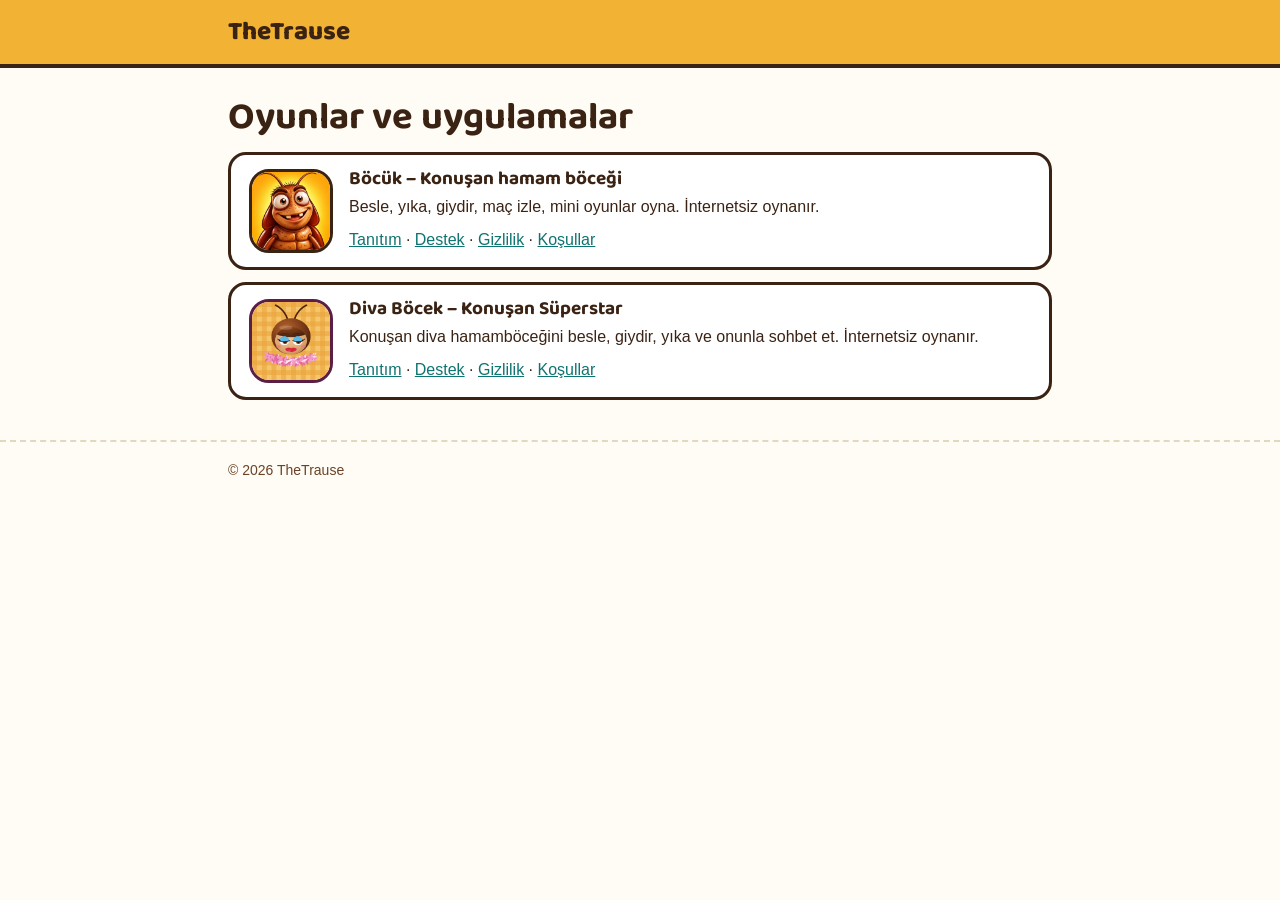
<file: index.html>
<!doctype html>
<html lang="tr">
<head>
<meta charset="utf-8">
<meta name="viewport" content="width=device-width, initial-scale=1">
<title>TheTrause – Oyunlar ve uygulamalar</title>
<link rel="icon" href="favicon.png">
<link rel="apple-touch-icon" href="apple-touch-icon.png">
<link rel="stylesheet" href="bocuk/style.css">
</head>
<body>
<header class="top"><div class="wrap"><a class="brand" href="./">TheTrause</a></div></header>
<main class="wrap">
  <h1>Oyunlar ve uygulamalar</h1>
  <div class="card" style="display:flex;gap:16px;align-items:center">
    <img src="bocuk/img/icon.png" alt="" width="84" height="84" style="border-radius:20px;border:3px solid #3B2314">
    <div>
      <h3 style="margin:0">Böcük – Konuşan hamam böceği</h3>
      <p style="margin:4px 0 8px">Besle, yıka, giydir, maç izle, mini oyunlar oyna. İnternetsiz oynanır.</p>
      <a href="bocuk/">Tanıtım</a> · <a href="bocuk/destek.html">Destek</a> · <a href="bocuk/privacy.html">Gizlilik</a> · <a href="bocuk/terms.html">Koşullar</a>
    </div>
  </div>
  <div class="card" style="display:flex;gap:16px;align-items:center">
    <img src="diva/img/icon.png" alt="" width="84" height="84" style="border-radius:20px;border:3px solid #5B1E45">
    <div>
      <h3 style="margin:0">Diva Böcek – Konuşan Süperstar</h3>
      <p style="margin:4px 0 8px">Konuşan diva hamamböceğini besle, giydir, yıka ve onunla sohbet et. İnternetsiz oynanır.</p>
      <a href="diva/">Tanıtım</a> · <a href="diva/destek.html">Destek</a> · <a href="diva/privacy.html">Gizlilik</a> · <a href="diva/terms.html">Koşullar</a>
    </div>
  </div>
</main>
<footer><div class="wrap">© 2026 TheTrause</div></footer>
</body>
</html>
</file>
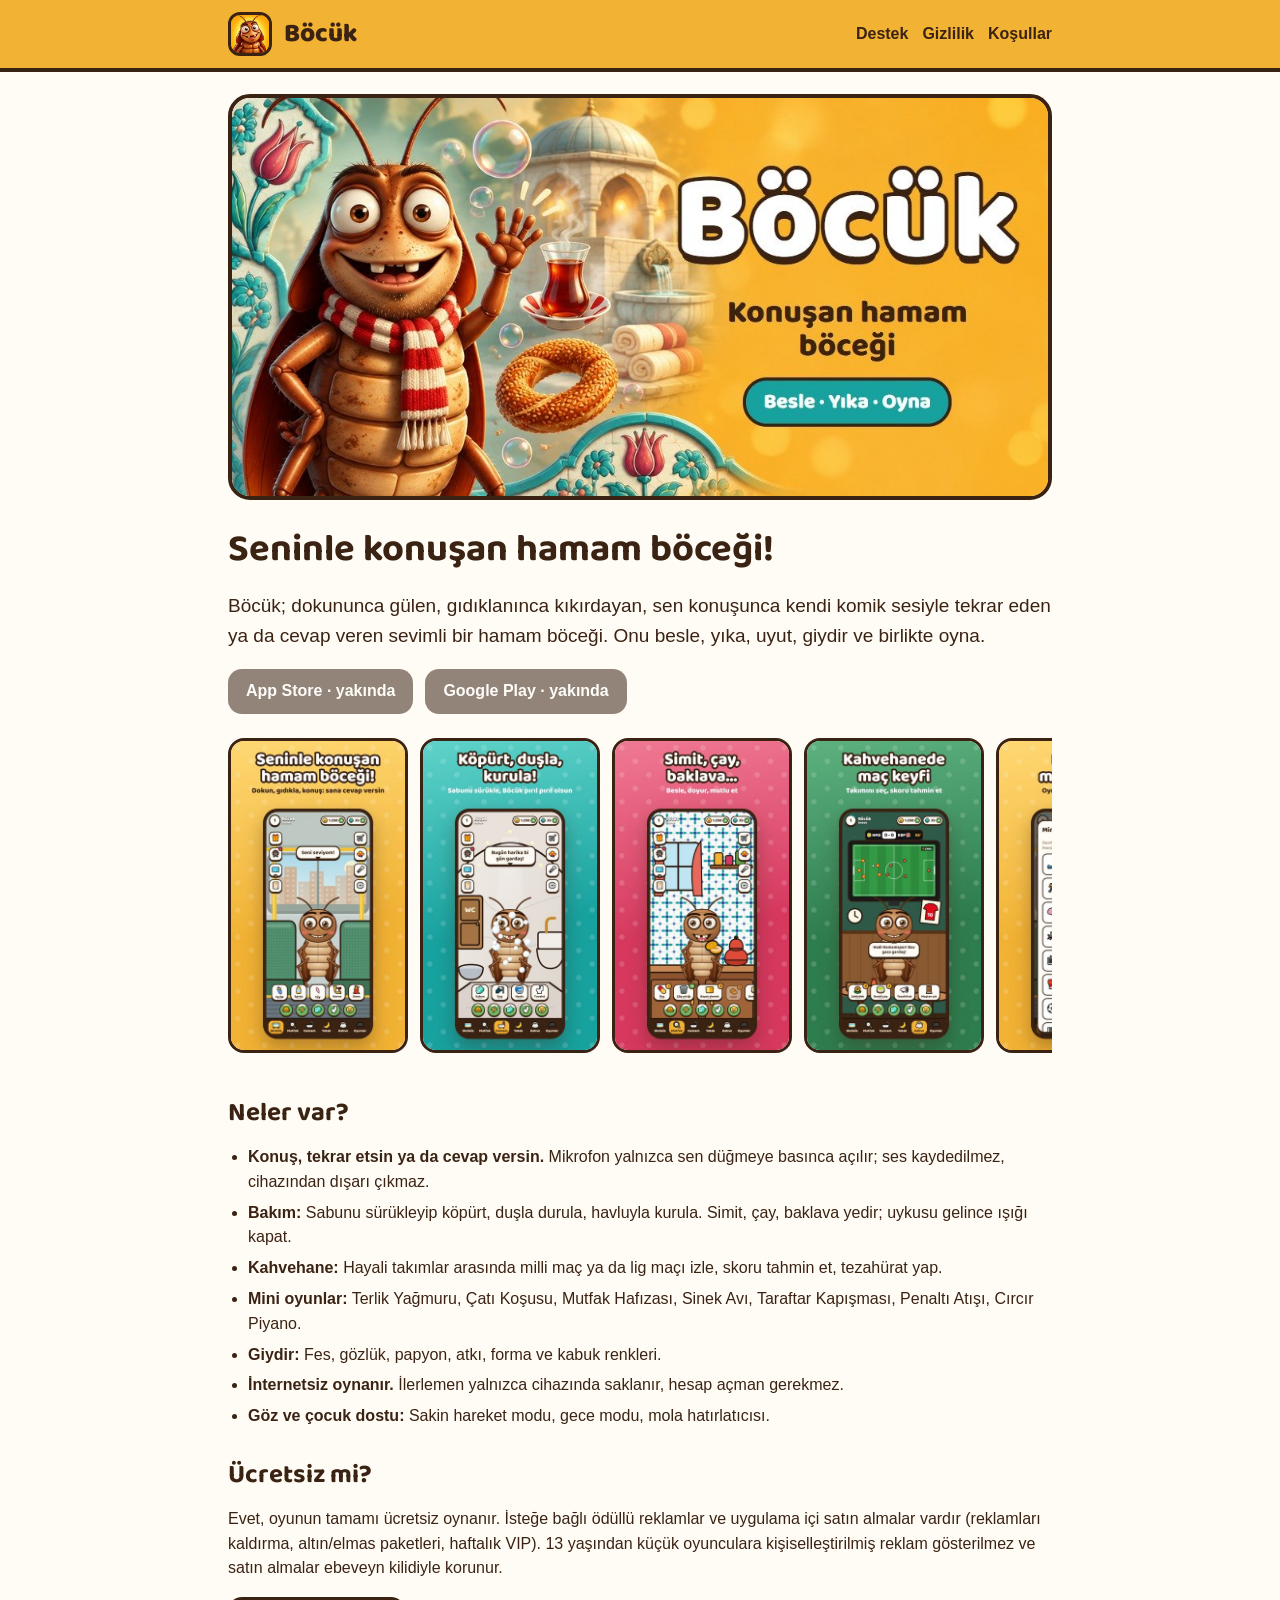
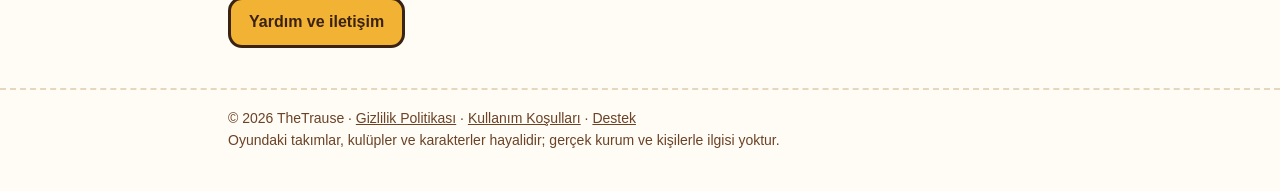
<file: bocuk/index.html>
<!doctype html>
<html lang="tr">
<head>
<meta charset="utf-8">
<meta name="viewport" content="width=device-width, initial-scale=1">
<title>Böcük – Konuşan hamam böceği</title>
<meta name="description" content="Böcük: dokununca gülen, konuşunca cevap veren sevimli hamam böceği. Besle, yıka, giydir, maç izle, mini oyunlar oyna. İnternetsiz oynanır.">
<meta property="og:title" content="Böcük – Konuşan hamam böceği">
<meta property="og:description" content="Besle, yıka, giydir, maç izle, mini oyunlar oyna. İnternetsiz oynanır.">
<meta property="og:image" content="https://thetrause.github.io/bocuk/img/feature.jpg">
<link rel="icon" href="../favicon.png">
<link rel="apple-touch-icon" href="../apple-touch-icon.png">
<link rel="stylesheet" href="style.css">
</head>
<body>
<header class="top"><div class="wrap">
  <img src="img/icon.png" alt="" width="44" height="44">
  <a class="brand" href="./">Böcük</a>
  <nav><a href="destek.html">Destek</a><a href="privacy.html">Gizlilik</a><a href="terms.html">Koşullar</a></nav>
</div></header>

<main class="wrap">
  <div class="hero"><img src="img/feature.jpg" alt="Böcük, elinde çay ve simitle el sallayan sevimli hamam böceği" width="1024" height="500"></div>

  <h1>Seninle konuşan hamam böceği!</h1>
  <p class="lead">Böcük; dokununca gülen, gıdıklanınca kıkırdayan, sen konuşunca kendi komik sesiyle tekrar eden ya da cevap veren sevimli bir hamam böceği. Onu besle, yıka, uyut, giydir ve birlikte oyna.</p>

  <div class="badges">
    <span class="badge soon">App Store · yakında</span>
    <span class="badge soon">Google Play · yakında</span>
  </div>

  <div class="shots" aria-label="Oyundan ekran görüntüleri">
    <img src="img/1-konusma.jpg" alt="Böcük otobüste konuşuyor" loading="lazy">
    <img src="img/2-hamam.jpg" alt="Hamamda sabunla köpürtme" loading="lazy">
    <img src="img/3-mutfak.jpg" alt="Mutfakta simit yedirme" loading="lazy">
    <img src="img/4-mac.jpg" alt="Kahvehanede maç izleme" loading="lazy">
    <img src="img/5-oyunlar.jpg" alt="Mini oyunlar listesi" loading="lazy">
    <img src="img/6-giydir.jpg" alt="Fes, gözlük ve papyonla giyinmiş Böcük" loading="lazy">
    <img src="img/7-uyku.jpg" alt="Böcük yatak odasında uyuyor" loading="lazy">
  </div>

  <h2>Neler var?</h2>
  <ul class="feat">
    <li><b>Konuş, tekrar etsin ya da cevap versin.</b> Mikrofon yalnızca sen düğmeye basınca açılır; ses kaydedilmez, cihazından dışarı çıkmaz.</li>
    <li><b>Bakım:</b> Sabunu sürükleyip köpürt, duşla durula, havluyla kurula. Simit, çay, baklava yedir; uykusu gelince ışığı kapat.</li>
    <li><b>Kahvehane:</b> Hayali takımlar arasında milli maç ya da lig maçı izle, skoru tahmin et, tezahürat yap.</li>
    <li><b>Mini oyunlar:</b> Terlik Yağmuru, Çatı Koşusu, Mutfak Hafızası, Sinek Avı, Taraftar Kapışması, Penaltı Atışı, Cırcır Piyano.</li>
    <li><b>Giydir:</b> Fes, gözlük, papyon, atkı, forma ve kabuk renkleri.</li>
    <li><b>İnternetsiz oynanır.</b> İlerlemen yalnızca cihazında saklanır, hesap açman gerekmez.</li>
    <li><b>Göz ve çocuk dostu:</b> Sakin hareket modu, gece modu, mola hatırlatıcısı.</li>
  </ul>

  <h2>Ücretsiz mi?</h2>
  <p>Evet, oyunun tamamı ücretsiz oynanır. İsteğe bağlı ödüllü reklamlar ve uygulama içi satın almalar vardır (reklamları kaldırma, altın/elmas paketleri, haftalık VIP). 13 yaşından küçük oyunculara kişiselleştirilmiş reklam gösterilmez ve satın almalar ebeveyn kilidiyle korunur.</p>

  <p><a class="btn" href="destek.html">Yardım ve iletişim</a></p>
</main>

<footer><div class="wrap">
  © 2026 TheTrause · <a href="privacy.html">Gizlilik Politikası</a> · <a href="terms.html">Kullanım Koşulları</a> · <a href="destek.html">Destek</a><br>
  Oyundaki takımlar, kulüpler ve karakterler hayalidir; gerçek kurum ve kişilerle ilgisi yoktur.
</div></footer>
</body>
</html>
</file>
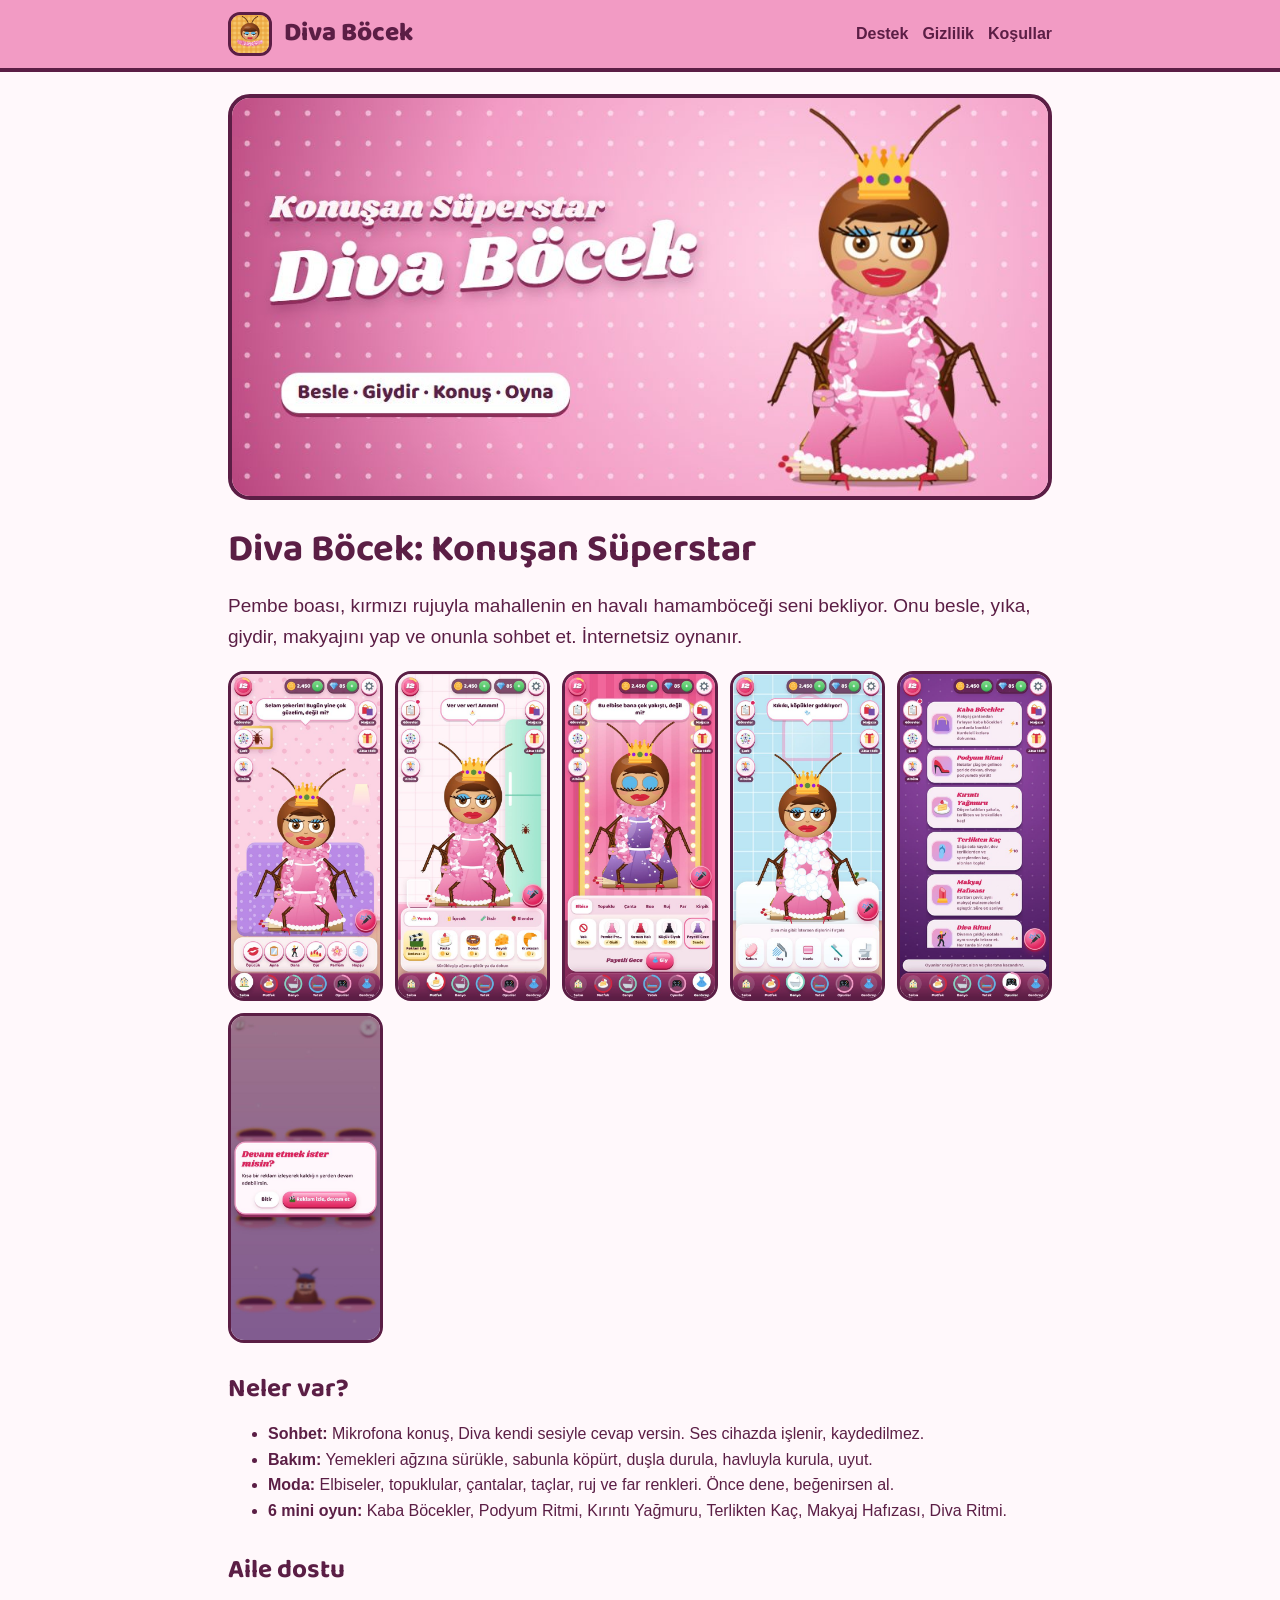
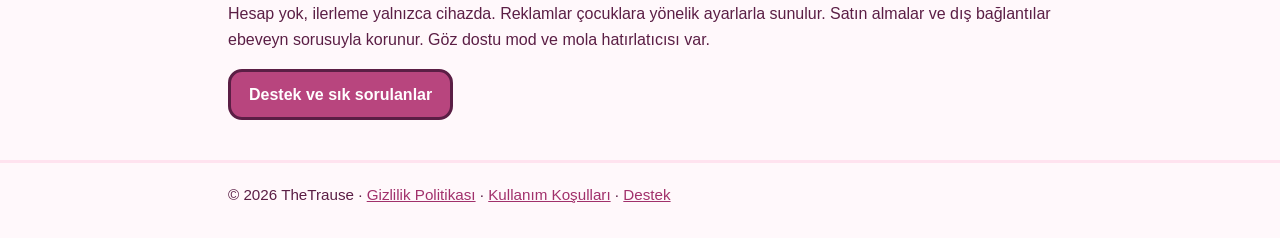
<file: diva/index.html>
<!doctype html>
<html lang="tr">
<head>
<meta charset="utf-8">
<meta name="viewport" content="width=device-width, initial-scale=1">
<title>Diva Böcek: Konuşan Süperstar</title>
<link rel="icon" href="img/icon.png">
<link rel="stylesheet" href="style.css">
</head>
<body>
<header class="top"><div class="wrap">
  <img src="img/icon.png" alt="" width="44" height="44">
  <a class="brand" href="./">Diva Böcek</a>
  <nav><a href="destek.html">Destek</a><a href="privacy.html">Gizlilik</a><a href="terms.html">Koşullar</a></nav>
</div></header>
<main class="wrap">

  <div class="hero"><img src="img/feature.jpg" alt="Diva Böcek: pembe boalı, kırmızı rujlu konuşan diva hamamböceği" width="1024" height="500"></div>
  <h1>Diva Böcek: Konuşan Süperstar</h1>
  <p class="lead">Pembe boası, kırmızı rujuyla mahallenin en havalı hamamböceği seni bekliyor. Onu besle, yıka, giydir, makyajını yap ve onunla sohbet et. İnternetsiz oynanır.</p>
  <div class="shots">
    <img src="img/1-salon.jpg" alt="Oyun ekranı 1" width="520" height="1130" loading="lazy">
    <img src="img/2-mutfak.jpg" alt="Oyun ekranı 2" width="520" height="1130" loading="lazy">
    <img src="img/3-gardirop.jpg" alt="Oyun ekranı 3" width="520" height="1130" loading="lazy">
    <img src="img/4-banyo.jpg" alt="Oyun ekranı 4" width="520" height="1130" loading="lazy">
    <img src="img/5-oyunlar.jpg" alt="Oyun ekranı 5" width="520" height="1130" loading="lazy">
    <img src="img/6-oyun.jpg" alt="Oyun ekranı 6" width="520" height="1130" loading="lazy">
  </div>
  <h2>Neler var?</h2>
  <ul>
    <li><b>Sohbet:</b> Mikrofona konuş, Diva kendi sesiyle cevap versin. Ses cihazda işlenir, kaydedilmez.</li>
    <li><b>Bakım:</b> Yemekleri ağzına sürükle, sabunla köpürt, duşla durula, havluyla kurula, uyut.</li>
    <li><b>Moda:</b> Elbiseler, topuklular, çantalar, taçlar, ruj ve far renkleri. Önce dene, beğenirsen al.</li>
    <li><b>6 mini oyun:</b> Kaba Böcekler, Podyum Ritmi, Kırıntı Yağmuru, Terlikten Kaç, Makyaj Hafızası, Diva Ritmi.</li>
  </ul>
  <h2>Aile dostu</h2>
  <p>Hesap yok, ilerleme yalnızca cihazda. Reklamlar çocuklara yönelik ayarlarla sunulur. Satın almalar ve dış bağlantılar ebeveyn sorusuyla korunur. Göz dostu mod ve mola hatırlatıcısı var.</p>
  <p><a class="btn" href="destek.html">Destek ve sık sorulanlar</a></p>

</main>
<footer><div class="wrap">© 2026 TheTrause · <a href="privacy.html">Gizlilik Politikası</a> · <a href="terms.html">Kullanım Koşulları</a> · <a href="destek.html">Destek</a></div></footer>
</body>
</html>
</file>
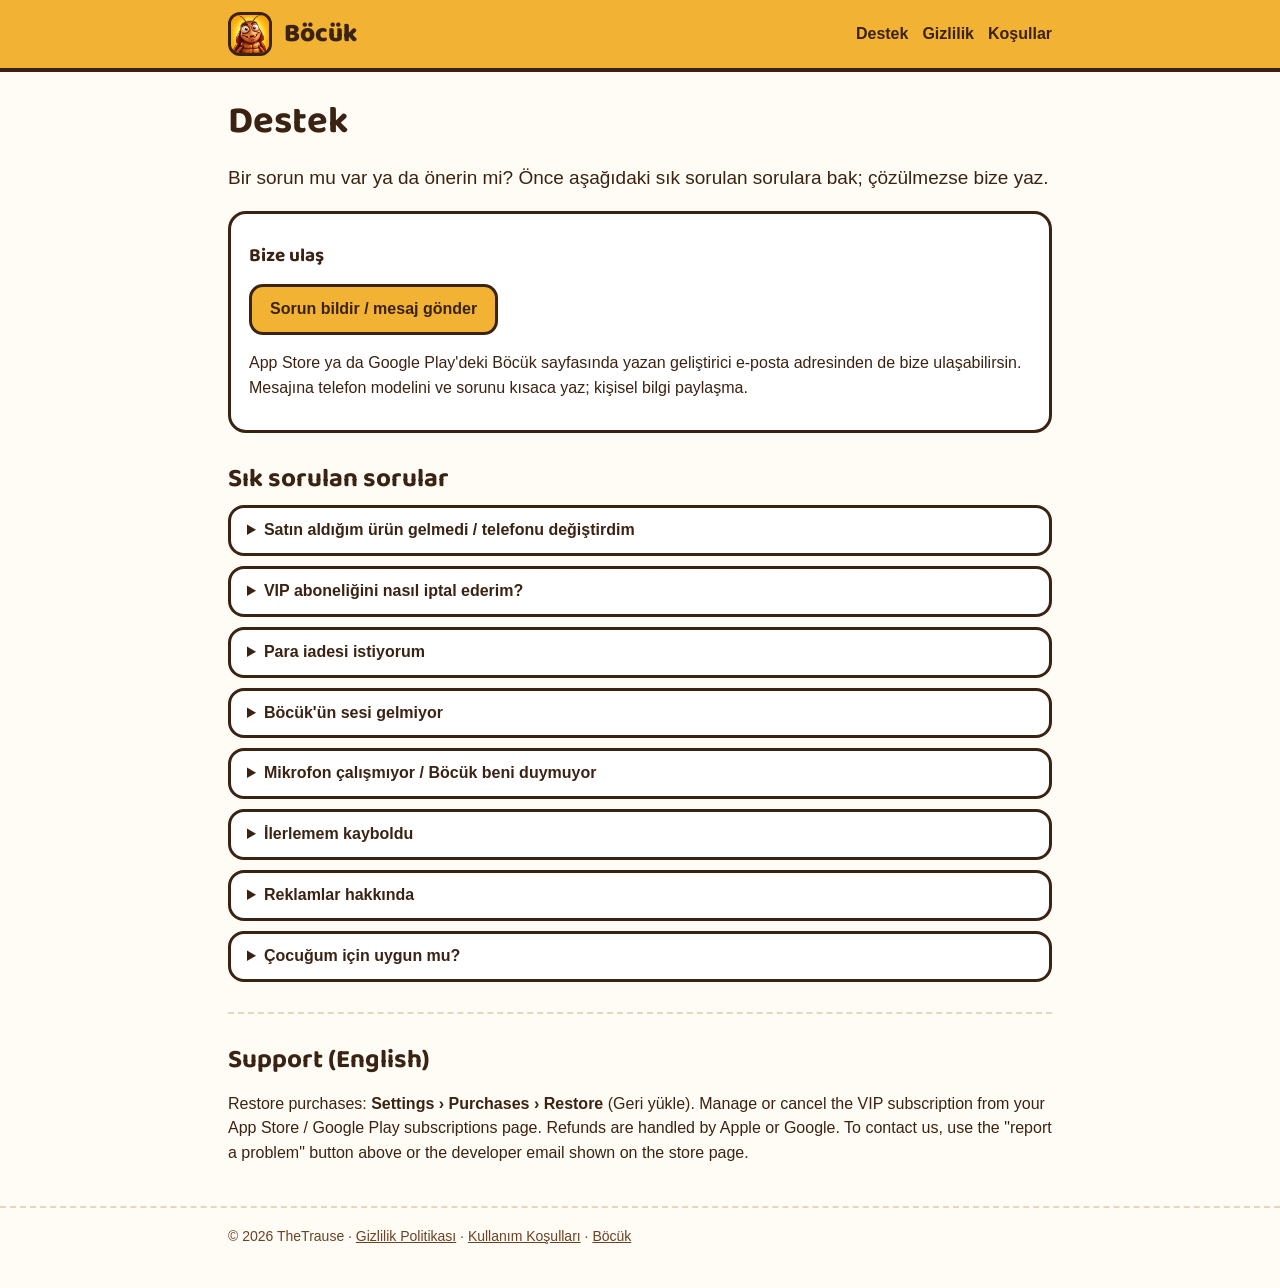
<file: bocuk/destek.html>
<!doctype html>
<html lang="tr">
<head>
<meta charset="utf-8">
<meta name="viewport" content="width=device-width, initial-scale=1">
<title>Böcük – Destek / Support</title>
<link rel="icon" href="../favicon.png">
<link rel="stylesheet" href="style.css">
</head>
<body>
<header class="top"><div class="wrap">
  <img src="img/icon.png" alt="" width="44" height="44">
  <a class="brand" href="./">Böcük</a>
  <nav><a href="destek.html">Destek</a><a href="privacy.html">Gizlilik</a><a href="terms.html">Koşullar</a></nav>
</div></header>

<main class="wrap">
  <h1>Destek</h1>
  <p class="lead">Bir sorun mu var ya da önerin mi? Önce aşağıdaki sık sorulan sorulara bak; çözülmezse bize yaz.</p>

  <div class="card">
    <h3>Bize ulaş</h3>
    <p><a class="btn" href="https://github.com/TheTrause/TheTrause.github.io/issues/new?title=B%C3%B6c%C3%BCk%3A%20" rel="noopener">Sorun bildir / mesaj gönder</a></p>
    <p>App Store ya da Google Play'deki Böcük sayfasında yazan geliştirici e-posta adresinden de bize ulaşabilirsin. Mesajına telefon modelini ve sorunu kısaca yaz; kişisel bilgi paylaşma.</p>
  </div>

  <h2>Sık sorulan sorular</h2>

  <details><summary>Satın aldığım ürün gelmedi / telefonu değiştirdim</summary>
    <p>Oyunda <b>Ayarlar › Satın alımlar › Geri yükle</b>'ye dokun. "Reklamları kaldır" ve VIP gibi kalıcı satın alımlar, mağaza hesabından geri gelir. Altın ve elmas paketleri tüketilebilir ürünlerdir; ödeme alındıysa ama oyuna eklenmediyse uygulamayı kapatıp açman yeterli olur, oyun bekleyen satın alımı açılışta teslim eder.</p></details>

  <details><summary>VIP aboneliğini nasıl iptal ederim?</summary>
    <p><b>iPhone:</b> Ayarlar › [adın] › Abonelikler › Böcük. <b>Android:</b> Google Play › profil › Ödemeler ve abonelikler › Abonelikler › Böcük. Oyunda <b>Ayarlar › VIP abonelik › Yönet</b> de seni doğrudan bu sayfaya götürür. İptal edersen dönem sonuna kadar VIP devam eder.</p></details>

  <details><summary>Para iadesi istiyorum</summary>
    <p>Ödemeler Apple ya da Google tarafından alınır ve iadeleri de onlar yapar. iPhone için reportaproblem.apple.com, Android için Google Play › Sipariş geçmişi üzerinden iade isteyebilirsin.</p></details>

  <details><summary>Böcük'ün sesi gelmiyor</summary>
    <p>Telefonun ses seviyesini aç. iPhone'da yan taraftaki sessiz düğmesi açıksa oyun sesi duyulmaz. Oyunda <b>Ayarlar › Sesler</b> ve <b>Böcük konuşsun</b> açık olmalı.</p></details>

  <details><summary>Mikrofon çalışmıyor / Böcük beni duymuyor</summary>
    <p>Mikrofon düğmesine dokununca telefon izin ister; izin vermediysen telefon ayarlarından Böcük için mikrofon iznini aç. Ses yalnızca cihazında işlenir, kaydedilmez ve hiçbir yere gönderilmez. Sessiz ortamda daha iyi duyar; <b>Ayarlar › Mikrofon hassasiyeti</b> ile ayarlayabilirsin.</p></details>

  <details><summary>İlerlemem kayboldu</summary>
    <p>İlerleme yalnızca cihazında tutulur (hesap yok). Uygulamayı silmek ilerlemeyi de siler. Satın alımlarını <b>Geri yükle</b> ile geri alabilirsin.</p></details>

  <details><summary>Reklamlar hakkında</summary>
    <p>Ödüllü reklamlar her zaman isteğe bağlıdır. Geçiş reklamları yalnızca bazı mini oyunların arasında ve sınırlı sıklıkta çıkar; 13 yaşından küçük oyunculara hiç gösterilmez. "Reklamları kaldır" satın alımı geçiş reklamlarını kapatır. Avrupa'da reklam izin tercihini <b>Ayarlar › Reklam gizlilik seçenekleri</b>'nden değiştirebilirsin.</p></details>

  <details><summary>Çocuğum için uygun mu?</summary>
    <p>Oyunun başında yaş grubu sorulur. 13 yaş altında kişiselleştirilmiş reklam ve geçiş reklamı yoktur, satın almalar ebeveyn kilidiyle korunur. Sakin hareket, gece modu ve mola hatırlatıcısı Ayarlar'dadır.</p></details>

  <hr style="border:0;border-top:2px dashed #E4D6BF;margin:30px 0">
  <h2>Support (English)</h2>
  <p>Restore purchases: <b>Settings › Purchases › Restore</b> (Geri yükle). Manage or cancel the VIP subscription from your App Store / Google Play subscriptions page. Refunds are handled by Apple or Google. To contact us, use the "report a problem" button above or the developer email shown on the store page.</p>
</main>

<footer><div class="wrap">
  © 2026 TheTrause · <a href="privacy.html">Gizlilik Politikası</a> · <a href="terms.html">Kullanım Koşulları</a> · <a href="./">Böcük</a>
</div></footer>
</body>
</html>
</file>
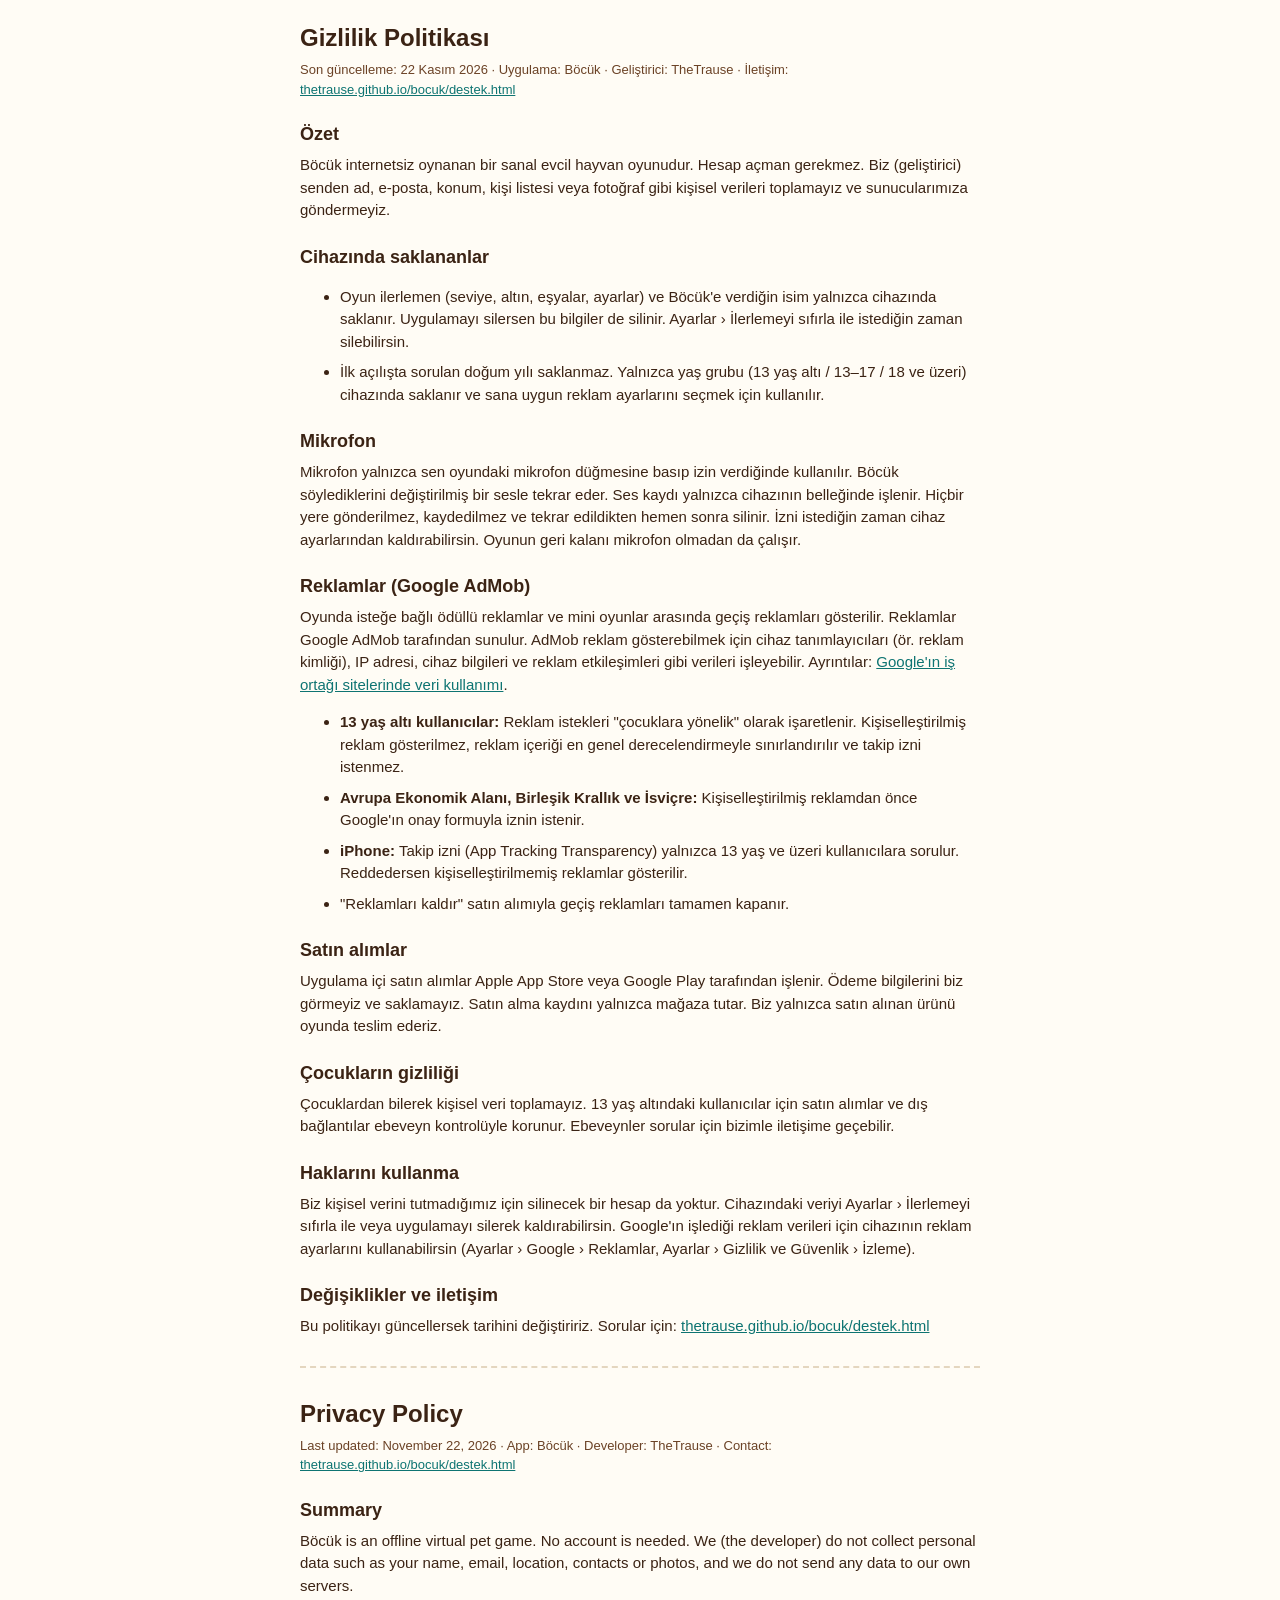
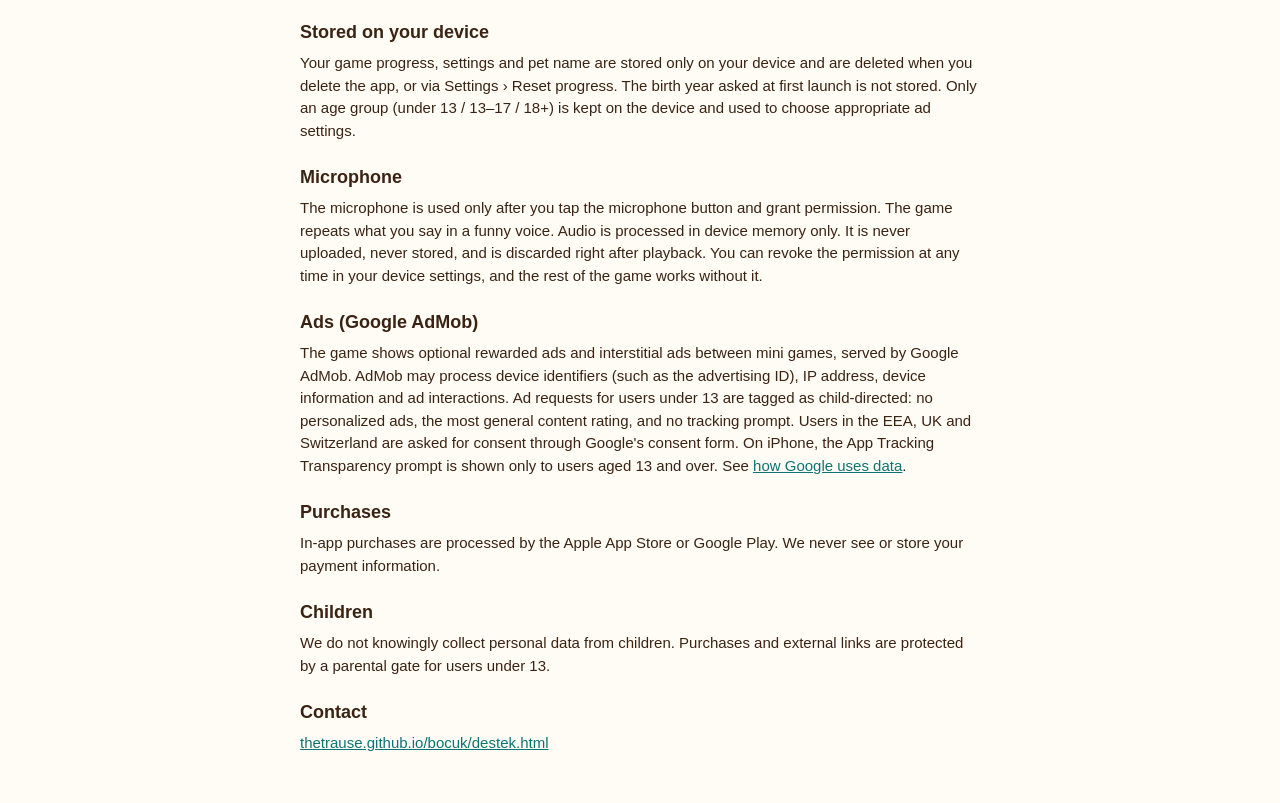
<file: bocuk/privacy.html>
<!doctype html>
<html lang="tr">
<head>
<meta charset="utf-8">
<meta name="viewport" content="width=device-width, initial-scale=1">
<title>Böcük – Gizlilik Politikası / Privacy Policy</title>
<style>
  :root { color-scheme: light; }
  body { font-family: -apple-system, "Segoe UI", Roboto, sans-serif; color: #3B2314; background: #FFFCF5; margin: 0; padding: 20px 18px 40px; line-height: 1.5; font-size: 15px; }
  main { max-width: 680px; margin: 0 auto; }
  h1 { font-size: 24px; margin: 0 0 4px; }
  h2 { font-size: 18px; margin: 22px 0 6px; }
  p, li { margin: 0 0 8px; }
  .meta { color: #6B4226; font-size: 13px; }
  hr { border: 0; border-top: 2px dashed #E4D6BF; margin: 28px 0; }
  a { color: #0E7472; }
</style>
</head>
<body>
<main>
  <h1>Gizlilik Politikası</h1>
  <p class="meta">Son güncelleme: 22 Kasım 2026 · Uygulama: Böcük · Geliştirici: <span data-dev>TheTrause</span> · İletişim: <span data-mail><a href="https://thetrause.github.io/bocuk/destek.html">thetrause.github.io/bocuk/destek.html</a></span></p>

  <h2>Özet</h2>
  <p>Böcük internetsiz oynanan bir sanal evcil hayvan oyunudur. Hesap açman gerekmez. Biz (geliştirici) senden ad, e-posta, konum, kişi listesi veya fotoğraf gibi kişisel verileri toplamayız ve sunucularımıza göndermeyiz.</p>

  <h2>Cihazında saklananlar</h2>
  <ul>
    <li>Oyun ilerlemen (seviye, altın, eşyalar, ayarlar) ve Böcük'e verdiğin isim yalnızca cihazında saklanır. Uygulamayı silersen bu bilgiler de silinir. Ayarlar › İlerlemeyi sıfırla ile istediğin zaman silebilirsin.</li>
    <li>İlk açılışta sorulan doğum yılı saklanmaz. Yalnızca yaş grubu (13 yaş altı / 13–17 / 18 ve üzeri) cihazında saklanır ve sana uygun reklam ayarlarını seçmek için kullanılır.</li>
  </ul>

  <h2>Mikrofon</h2>
  <p>Mikrofon yalnızca sen oyundaki mikrofon düğmesine basıp izin verdiğinde kullanılır. Böcük söylediklerini değiştirilmiş bir sesle tekrar eder. Ses kaydı yalnızca cihazının belleğinde işlenir. Hiçbir yere gönderilmez, kaydedilmez ve tekrar edildikten hemen sonra silinir. İzni istediğin zaman cihaz ayarlarından kaldırabilirsin. Oyunun geri kalanı mikrofon olmadan da çalışır.</p>

  <h2>Reklamlar (Google AdMob)</h2>
  <p>Oyunda isteğe bağlı ödüllü reklamlar ve mini oyunlar arasında geçiş reklamları gösterilir. Reklamlar Google AdMob tarafından sunulur. AdMob reklam gösterebilmek için cihaz tanımlayıcıları (ör. reklam kimliği), IP adresi, cihaz bilgileri ve reklam etkileşimleri gibi verileri işleyebilir. Ayrıntılar: <a href="https://policies.google.com/technologies/partner-sites" target="_blank" rel="noopener">Google'ın iş ortağı sitelerinde veri kullanımı</a>.</p>
  <ul>
    <li><b>13 yaş altı kullanıcılar:</b> Reklam istekleri "çocuklara yönelik" olarak işaretlenir. Kişiselleştirilmiş reklam gösterilmez, reklam içeriği en genel derecelendirmeyle sınırlandırılır ve takip izni istenmez.</li>
    <li><b>Avrupa Ekonomik Alanı, Birleşik Krallık ve İsviçre:</b> Kişiselleştirilmiş reklamdan önce Google'ın onay formuyla iznin istenir.</li>
    <li data-os="ios"><b>iPhone:</b> Takip izni (App Tracking Transparency) yalnızca 13 yaş ve üzeri kullanıcılara sorulur. Reddedersen kişiselleştirilmemiş reklamlar gösterilir.</li>
    <li>"Reklamları kaldır" satın alımıyla geçiş reklamları tamamen kapanır.</li>
  </ul>

  <h2>Satın alımlar</h2>
  <p>Uygulama içi satın alımlar <span data-os="ios">Apple App Store</span><span data-os="web"> veya </span><span data-os="android">Google Play</span> tarafından işlenir. Ödeme bilgilerini biz görmeyiz ve saklamayız. Satın alma kaydını yalnızca mağaza tutar. Biz yalnızca satın alınan ürünü oyunda teslim ederiz.</p>

  <h2>Çocukların gizliliği</h2>
  <p>Çocuklardan bilerek kişisel veri toplamayız. 13 yaş altındaki kullanıcılar için satın alımlar ve dış bağlantılar ebeveyn kontrolüyle korunur. Ebeveynler sorular için bizimle iletişime geçebilir.</p>

  <h2>Haklarını kullanma</h2>
  <p>Biz kişisel verini tutmadığımız için silinecek bir hesap da yoktur. Cihazındaki veriyi Ayarlar › İlerlemeyi sıfırla ile veya uygulamayı silerek kaldırabilirsin. Google'ın işlediği reklam verileri için cihazının reklam ayarlarını kullanabilirsin (<span data-os="android">Ayarlar › Google › Reklamlar</span><span data-os="web">, </span><span data-os="ios">Ayarlar › Gizlilik ve Güvenlik › İzleme</span>).</p>

  <h2>Değişiklikler ve iletişim</h2>
  <p>Bu politikayı güncellersek tarihini değiştiririz. Sorular için: <span data-mail><a href="https://thetrause.github.io/bocuk/destek.html">thetrause.github.io/bocuk/destek.html</a></span></p>

  <hr>

  <h1>Privacy Policy</h1>
  <p class="meta">Last updated: November 22, 2026 · App: Böcük · Developer: <span data-dev>TheTrause</span> · Contact: <span data-mail><a href="https://thetrause.github.io/bocuk/destek.html">thetrause.github.io/bocuk/destek.html</a></span></p>
  <h2>Summary</h2>
  <p>Böcük is an offline virtual pet game. No account is needed. We (the developer) do not collect personal data such as your name, email, location, contacts or photos, and we do not send any data to our own servers.</p>
  <h2>Stored on your device</h2>
  <p>Your game progress, settings and pet name are stored only on your device and are deleted when you delete the app, or via Settings › Reset progress. The birth year asked at first launch is not stored. Only an age group (under 13 / 13–17 / 18+) is kept on the device and used to choose appropriate ad settings.</p>
  <h2>Microphone</h2>
  <p>The microphone is used only after you tap the microphone button and grant permission. The game repeats what you say in a funny voice. Audio is processed in device memory only. It is never uploaded, never stored, and is discarded right after playback. You can revoke the permission at any time in your device settings, and the rest of the game works without it.</p>
  <h2>Ads (Google AdMob)</h2>
  <p>The game shows optional rewarded ads and interstitial ads between mini games, served by Google AdMob. AdMob may process device identifiers (such as the advertising ID), IP address, device information and ad interactions. Ad requests for users under 13 are tagged as child-directed: no personalized ads, the most general content rating, and no tracking prompt. Users in the EEA, UK and Switzerland are asked for consent through Google's consent form. <span data-os="ios">On iPhone, the App Tracking Transparency prompt is shown only to users aged 13 and over.</span> See <a href="https://policies.google.com/technologies/partner-sites" target="_blank" rel="noopener">how Google uses data</a>.</p>
  <h2>Purchases</h2>
  <p>In-app purchases are processed by the <span data-os="ios">Apple App Store</span><span data-os="web"> or </span><span data-os="android">Google Play</span>. We never see or store your payment information.</p>
  <h2>Children</h2>
  <p>We do not knowingly collect personal data from children. Purchases and external links are protected by a parental gate for users under 13.</p>
  <h2>Contact</h2>
  <p><span data-mail><a href="https://thetrause.github.io/bocuk/destek.html">thetrause.github.io/bocuk/destek.html</a></span></p>
</main>
<script>(function(){var p=new URLSearchParams(location.search).get('p');if(!p||p==='web')return;document.querySelectorAll('[data-os]').forEach(function(e){if(e.getAttribute('data-os')!==p)e.remove();});})();</script>
</body>
</html>
</file>
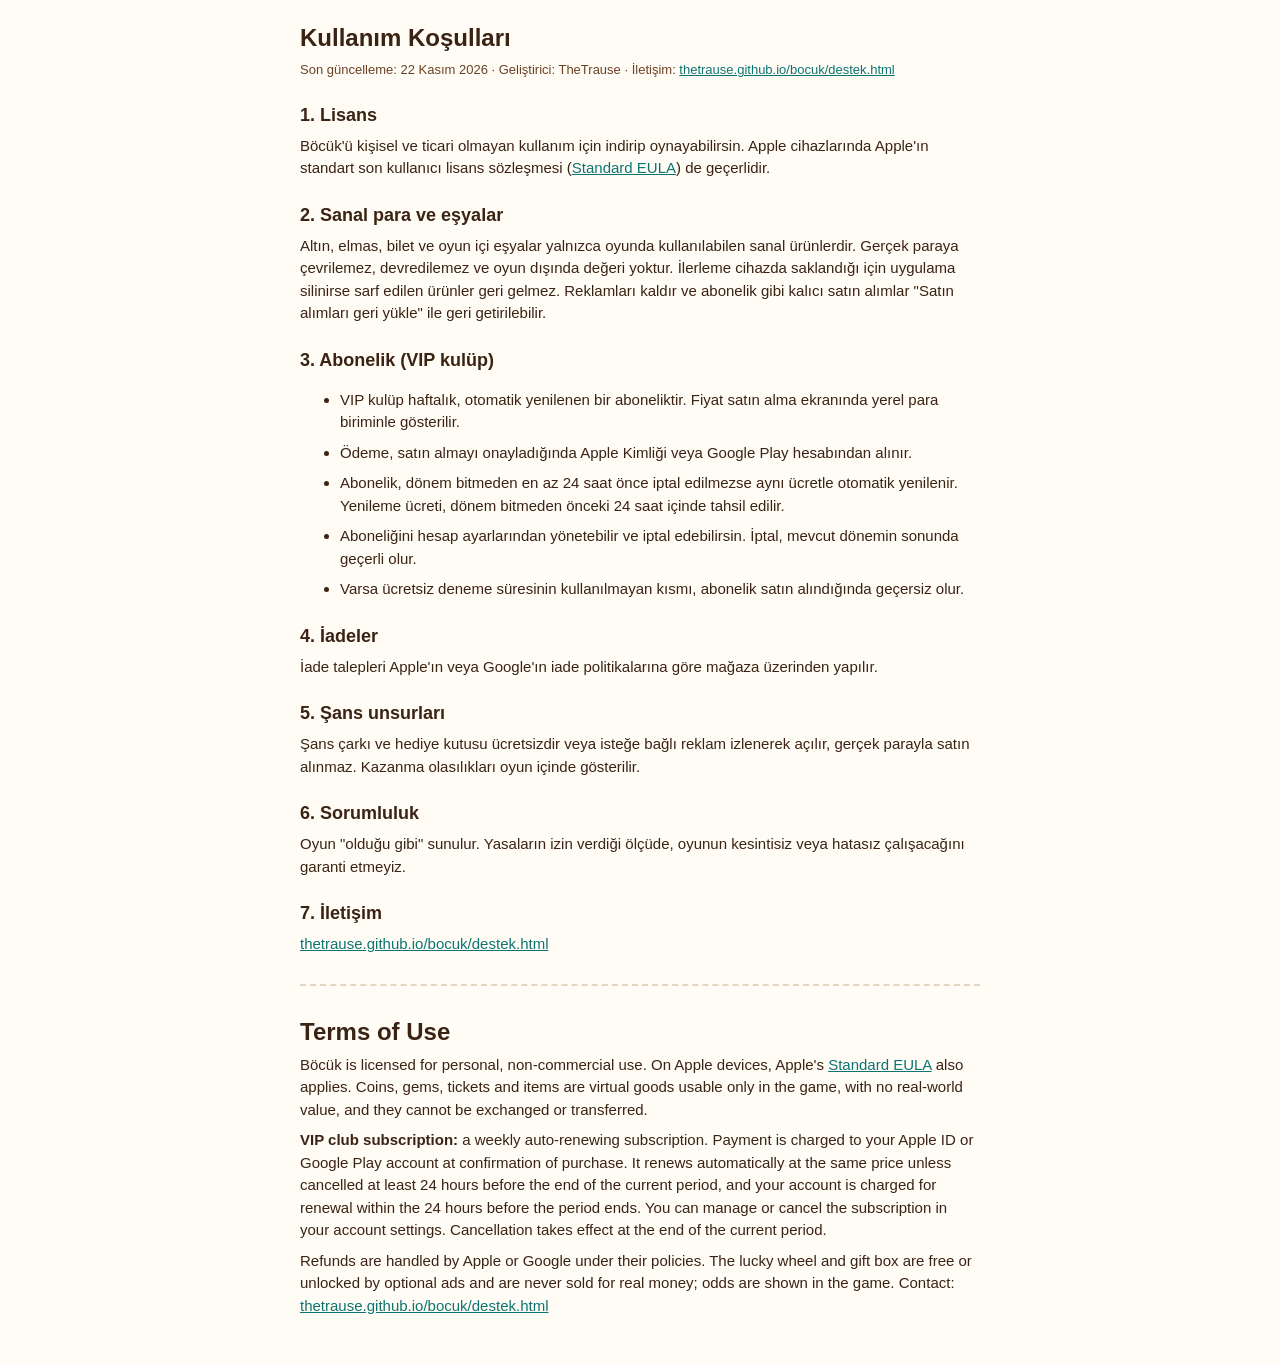
<file: bocuk/terms.html>
<!doctype html>
<html lang="tr">
<head>
<meta charset="utf-8">
<meta name="viewport" content="width=device-width, initial-scale=1">
<title>Böcük – Kullanım Koşulları / Terms of Use</title>
<style>
  body { font-family: -apple-system, "Segoe UI", Roboto, sans-serif; color: #3B2314; background: #FFFCF5; margin: 0; padding: 20px 18px 40px; line-height: 1.5; font-size: 15px; }
  main { max-width: 680px; margin: 0 auto; }
  h1 { font-size: 24px; margin: 0 0 4px; } h2 { font-size: 18px; margin: 22px 0 6px; }
  p, li { margin: 0 0 8px; } .meta { color: #6B4226; font-size: 13px; }
  hr { border: 0; border-top: 2px dashed #E4D6BF; margin: 28px 0; } a { color: #0E7472; }
</style>
</head>
<body>
<main>
  <h1>Kullanım Koşulları</h1>
  <p class="meta">Son güncelleme: 22 Kasım 2026 · Geliştirici: <span data-dev>TheTrause</span> · İletişim: <span data-mail><a href="https://thetrause.github.io/bocuk/destek.html">thetrause.github.io/bocuk/destek.html</a></span></p>

  <h2>1. Lisans</h2>
  <p>Böcük'ü kişisel ve ticari olmayan kullanım için indirip oynayabilirsin. Apple cihazlarında Apple'ın standart son kullanıcı lisans sözleşmesi (<a href="https://www.apple.com/legal/internet-services/itunes/dev/stdeula/" target="_blank" rel="noopener">Standard EULA</a>) de geçerlidir.</p>

  <h2>2. Sanal para ve eşyalar</h2>
  <p>Altın, elmas, bilet ve oyun içi eşyalar yalnızca oyunda kullanılabilen sanal ürünlerdir. Gerçek paraya çevrilemez, devredilemez ve oyun dışında değeri yoktur. İlerleme cihazda saklandığı için uygulama silinirse sarf edilen ürünler geri gelmez. Reklamları kaldır ve abonelik gibi kalıcı satın alımlar "Satın alımları geri yükle" ile geri getirilebilir.</p>

  <h2>3. Abonelik (VIP kulüp)</h2>
  <ul>
    <li>VIP kulüp haftalık, otomatik yenilenen bir aboneliktir. Fiyat satın alma ekranında yerel para biriminle gösterilir.</li>
    <li>Ödeme, satın almayı onayladığında <span data-os="ios">Apple Kimliği</span><span data-os="web"> veya </span><span data-os="android">Google Play</span> hesabından alınır.</li>
    <li>Abonelik, dönem bitmeden en az 24 saat önce iptal edilmezse aynı ücretle otomatik yenilenir. Yenileme ücreti, dönem bitmeden önceki 24 saat içinde tahsil edilir.</li>
    <li>Aboneliğini hesap ayarlarından yönetebilir ve iptal edebilirsin. İptal, mevcut dönemin sonunda geçerli olur.</li>
    <li>Varsa ücretsiz deneme süresinin kullanılmayan kısmı, abonelik satın alındığında geçersiz olur.</li>
  </ul>

  <h2>4. İadeler</h2>
  <p>İade talepleri <span data-os="ios">Apple'ın</span><span data-os="web"> veya </span><span data-os="android">Google'ın</span> iade politikalarına göre mağaza üzerinden yapılır.</p>

  <h2>5. Şans unsurları</h2>
  <p>Şans çarkı ve hediye kutusu ücretsizdir veya isteğe bağlı reklam izlenerek açılır, gerçek parayla satın alınmaz. Kazanma olasılıkları oyun içinde gösterilir.</p>

  <h2>6. Sorumluluk</h2>
  <p>Oyun "olduğu gibi" sunulur. Yasaların izin verdiği ölçüde, oyunun kesintisiz veya hatasız çalışacağını garanti etmeyiz.</p>

  <h2>7. İletişim</h2>
  <p><span data-mail><a href="https://thetrause.github.io/bocuk/destek.html">thetrause.github.io/bocuk/destek.html</a></span></p>

  <hr>

  <h1>Terms of Use</h1>
  <p>Böcük is licensed for personal, non-commercial use. On Apple devices, Apple's <a href="https://www.apple.com/legal/internet-services/itunes/dev/stdeula/" target="_blank" rel="noopener">Standard EULA</a> also applies. Coins, gems, tickets and items are virtual goods usable only in the game, with no real-world value, and they cannot be exchanged or transferred.</p>
  <p><b>VIP club subscription:</b> a weekly auto-renewing subscription. Payment is charged to your <span data-os="ios">Apple ID</span><span data-os="web"> or </span><span data-os="android">Google Play</span> account at confirmation of purchase. It renews automatically at the same price unless cancelled at least 24 hours before the end of the current period, and your account is charged for renewal within the 24 hours before the period ends. You can manage or cancel the subscription in your account settings. Cancellation takes effect at the end of the current period.</p>
  <p>Refunds are handled by <span data-os="ios">Apple</span><span data-os="web"> or </span><span data-os="android">Google</span> under their policies. The lucky wheel and gift box are free or unlocked by optional ads and are never sold for real money; odds are shown in the game. Contact: <span data-mail><a href="https://thetrause.github.io/bocuk/destek.html">thetrause.github.io/bocuk/destek.html</a></span></p>
</main>
<script>(function(){var p=new URLSearchParams(location.search).get('p');if(!p||p==='web')return;document.querySelectorAll('[data-os]').forEach(function(e){if(e.getAttribute('data-os')!==p)e.remove();});})();</script>
</body>
</html>
</file>
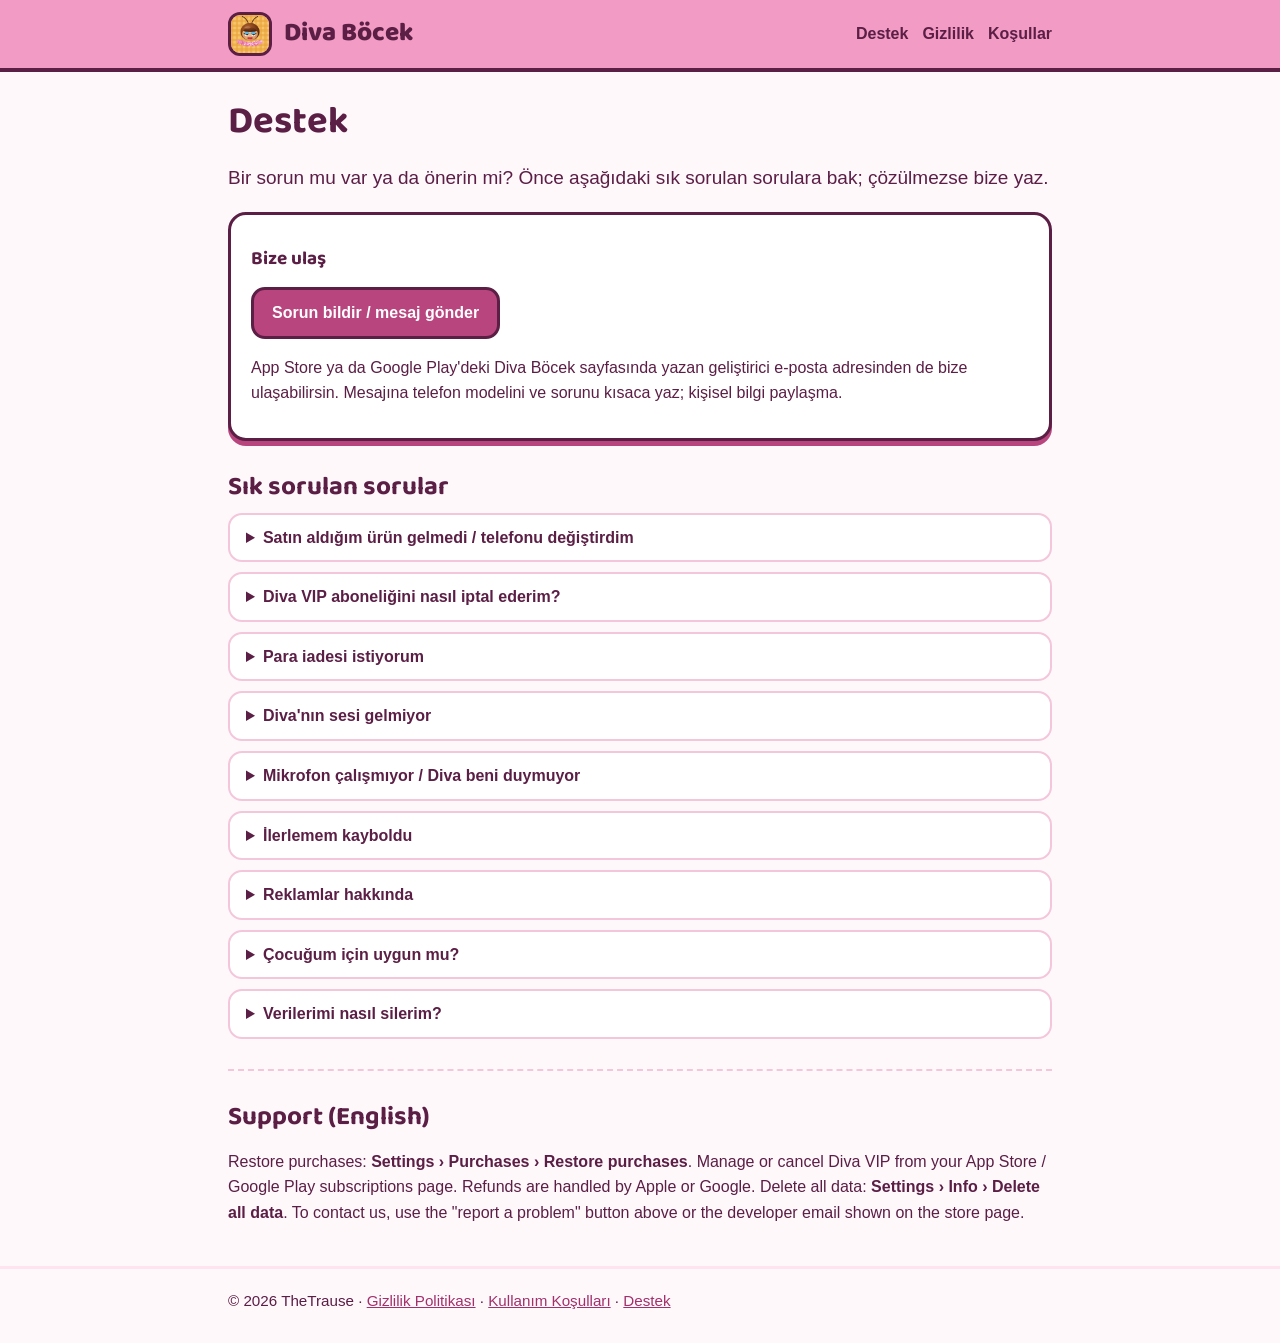
<file: diva/destek.html>
<!doctype html>
<html lang="tr">
<head>
<meta charset="utf-8">
<meta name="viewport" content="width=device-width, initial-scale=1">
<title>Diva Böcek – Destek / Support</title>
<link rel="icon" href="img/icon.png">
<link rel="stylesheet" href="style.css">
</head>
<body>
<header class="top"><div class="wrap">
  <img src="img/icon.png" alt="" width="44" height="44">
  <a class="brand" href="./">Diva Böcek</a>
  <nav><a href="destek.html">Destek</a><a href="privacy.html">Gizlilik</a><a href="terms.html">Koşullar</a></nav>
</div></header>
<main class="wrap">

  <h1>Destek</h1>
  <p class="lead">Bir sorun mu var ya da önerin mi? Önce aşağıdaki sık sorulan sorulara bak; çözülmezse bize yaz.</p>
  <div class="card">
    <h3>Bize ulaş</h3>
    <p><a class="btn" href="https://github.com/TheTrause/TheTrause.github.io/issues/new?title=Diva%20B%C3%B6cek%3A%20" rel="noopener">Sorun bildir / mesaj gönder</a></p>
    <p>App Store ya da Google Play'deki Diva Böcek sayfasında yazan geliştirici e-posta adresinden de bize ulaşabilirsin. Mesajına telefon modelini ve sorunu kısaca yaz; kişisel bilgi paylaşma.</p>
  </div>
  <h2>Sık sorulan sorular</h2>
  <details><summary>Satın aldığım ürün gelmedi / telefonu değiştirdim</summary>
    <p>Oyunda <b>Ayarlar › Satın alımlar › Satın alımları geri yükle</b>'ye dokun. "Reklamları kaldır", Başlangıç Paketi, Moda Paketi ve VIP gibi kalıcı satın alımlar mağaza hesabından geri gelir. Elmas ve altın paketleri tüketilebilir ürünlerdir; ödeme alındıysa ama oyuna eklenmediyse uygulamayı kapatıp açman yeterlidir.</p></details>
  <details><summary>Diva VIP aboneliğini nasıl iptal ederim?</summary>
    <p><b>iPhone/iPad:</b> Ayarlar › [adın] › Abonelikler › Diva Böcek. <b>Android:</b> Google Play › profil › Ödemeler ve abonelikler › Abonelikler › Diva Böcek. Oyunda <b>Mağaza › VIP › Aboneliği yönet</b> de seni bu sayfaya götürür. İptal edersen dönem sonuna kadar VIP devam eder.</p></details>
  <details><summary>Para iadesi istiyorum</summary>
    <p>Ödemeleri Apple ya da Google alır ve iadeleri de onlar yapar. iPhone için reportaproblem.apple.com, Android için Google Play › Ödemeler ve abonelikler › Bütçe ve geçmiş üzerinden iade isteyebilirsin.</p></details>
  <details><summary>Diva'nın sesi gelmiyor</summary>
    <p>Telefonun ses seviyesini aç. iPhone'da yandaki sessiz düğmesi açıksa oyun sesi duyulmayabilir. Oyunda <b>Ayarlar › Ses</b> bölümündeki sesler açık olmalı.</p></details>
  <details><summary>Mikrofon çalışmıyor / Diva beni duymuyor</summary>
    <p>Mikrofon düğmesine dokununca telefon izin ister. İzin vermediysen telefon ayarlarından Diva Böcek için mikrofon iznini aç. Ses yalnızca cihazında işlenir; kaydedilmez ve hiçbir yere gönderilmez. Sessiz ortamda daha iyi duyar; <b>Ayarlar › Ses › Mikrofon hassasiyeti</b> ile ayarlayabilirsin.</p></details>
  <details><summary>İlerlemem kayboldu</summary>
    <p>İlerleme yalnızca cihazında tutulur (hesap yok). Uygulamayı silmek ilerlemeyi de siler. <b>Ayarlar › Hesap ve yedek</b> bölümünden yedek dosyası ya da yedek kodu alıp yeni cihazda geri yükleyebilirsin.</p></details>
  <details><summary>Reklamlar hakkında</summary>
    <p>Ödüllü reklamlar her zaman isteğe bağlıdır. Geçiş reklamları yalnızca mini oyun aralarında ve sınırlı sıklıkta çıkar; açılışta ve satın alma yapmış oyunculara hiç gösterilmez. Tüm reklamlar çocuklara yönelik ve kişiselleştirilmemiş ayarlarla istenir. "Reklamları kaldır" geçiş reklamlarını kapatır. Avrupa'da reklam izin tercihini <b>Ayarlar › Satın alımlar › Reklam gizlilik seçenekleri</b>'nden değiştirebilirsin.</p></details>
  <details><summary>Çocuğum için uygun mu?</summary>
    <p>Evet. Oyunda sohbet odası, sosyal paylaşım, konum ya da hesap yoktur. Satın almalar ve dış bağlantılar ebeveyn sorusuyla korunur. Göz dostu mod ve mola hatırlatıcısı Ayarlar'dadır.</p></details>
  <details><summary>Verilerimi nasıl silerim?</summary>
    <p><b>Ayarlar › Bilgi › Tüm verileri sil</b> cihazdaki tüm oyun verisini siler. Sunucumuzda sana ait veri yoktur.</p></details>
  <hr>
  <h2 lang="en">Support (English)</h2>
  <p lang="en">Restore purchases: <b>Settings › Purchases › Restore purchases</b>. Manage or cancel Diva VIP from your App Store / Google Play subscriptions page. Refunds are handled by Apple or Google. Delete all data: <b>Settings › Info › Delete all data</b>. To contact us, use the "report a problem" button above or the developer email shown on the store page.</p>

</main>
<footer><div class="wrap">© 2026 TheTrause · <a href="privacy.html">Gizlilik Politikası</a> · <a href="terms.html">Kullanım Koşulları</a> · <a href="destek.html">Destek</a></div></footer>
</body>
</html>
</file>
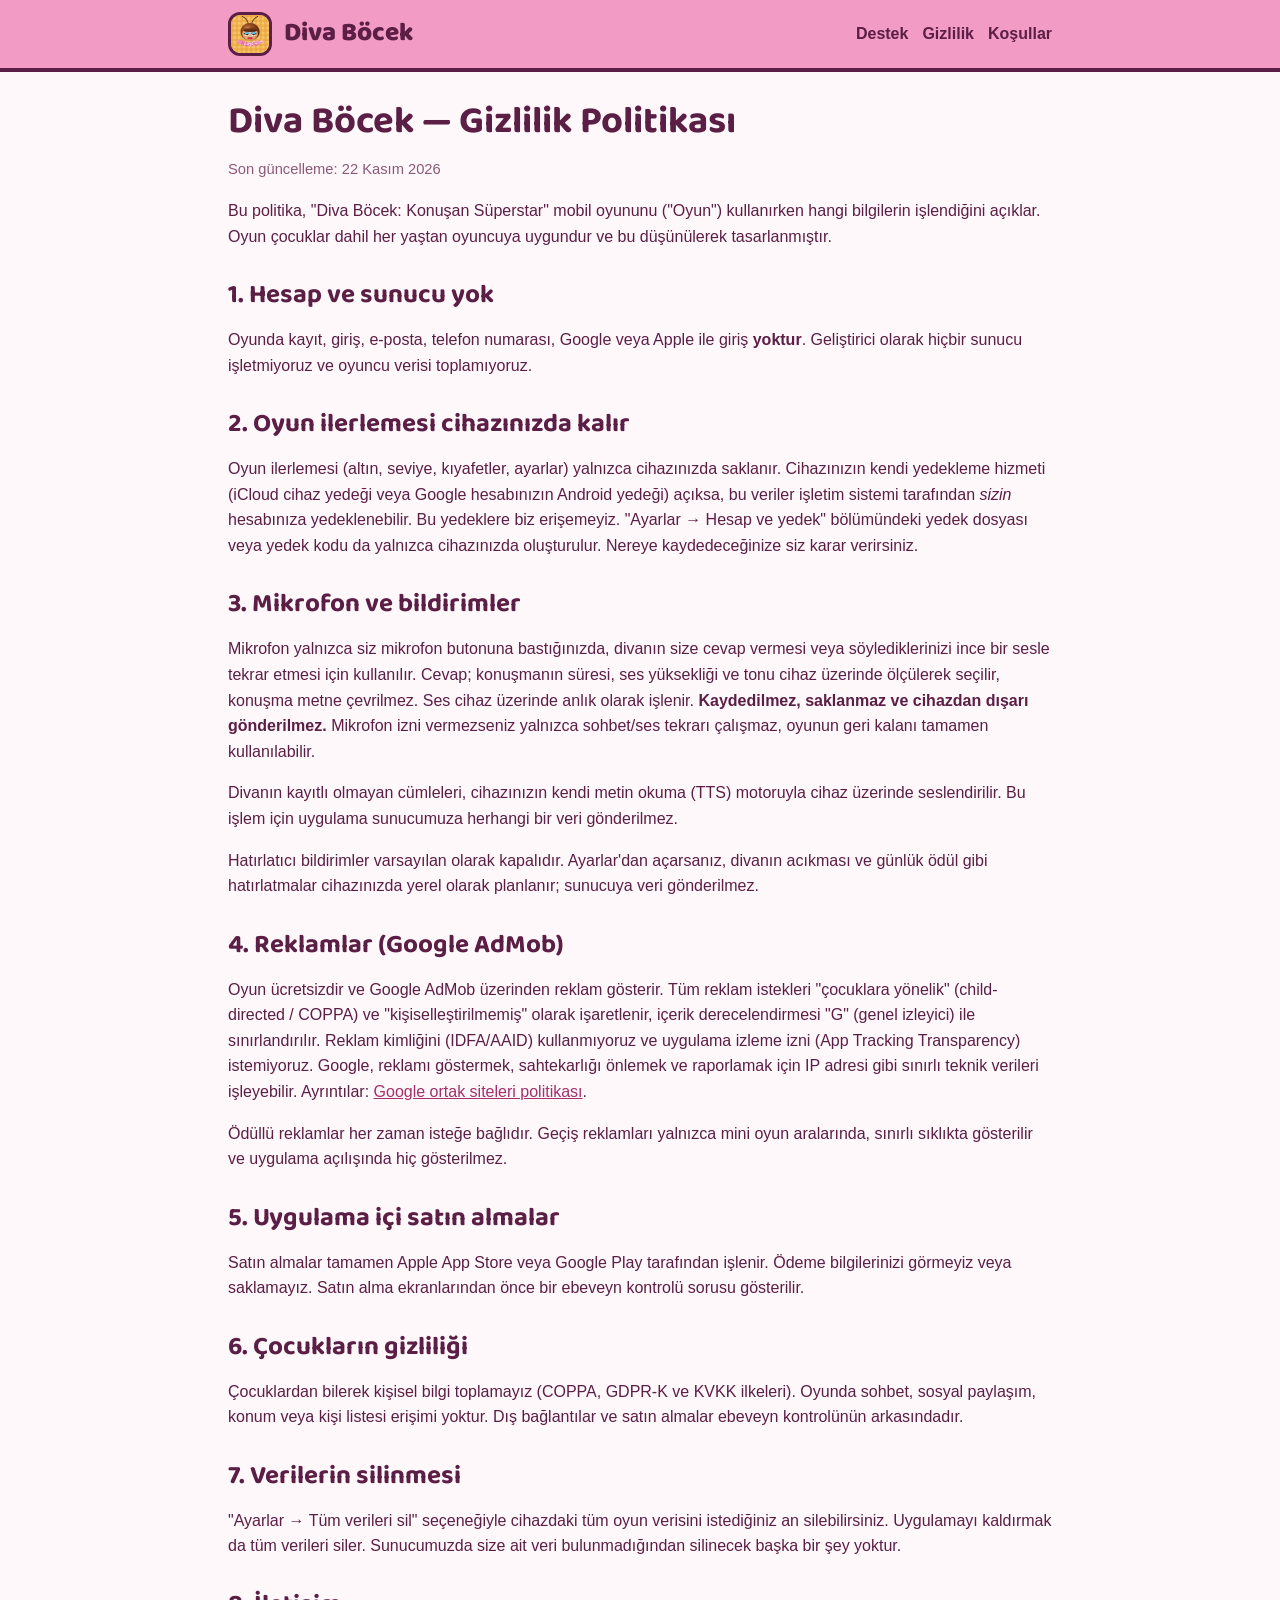
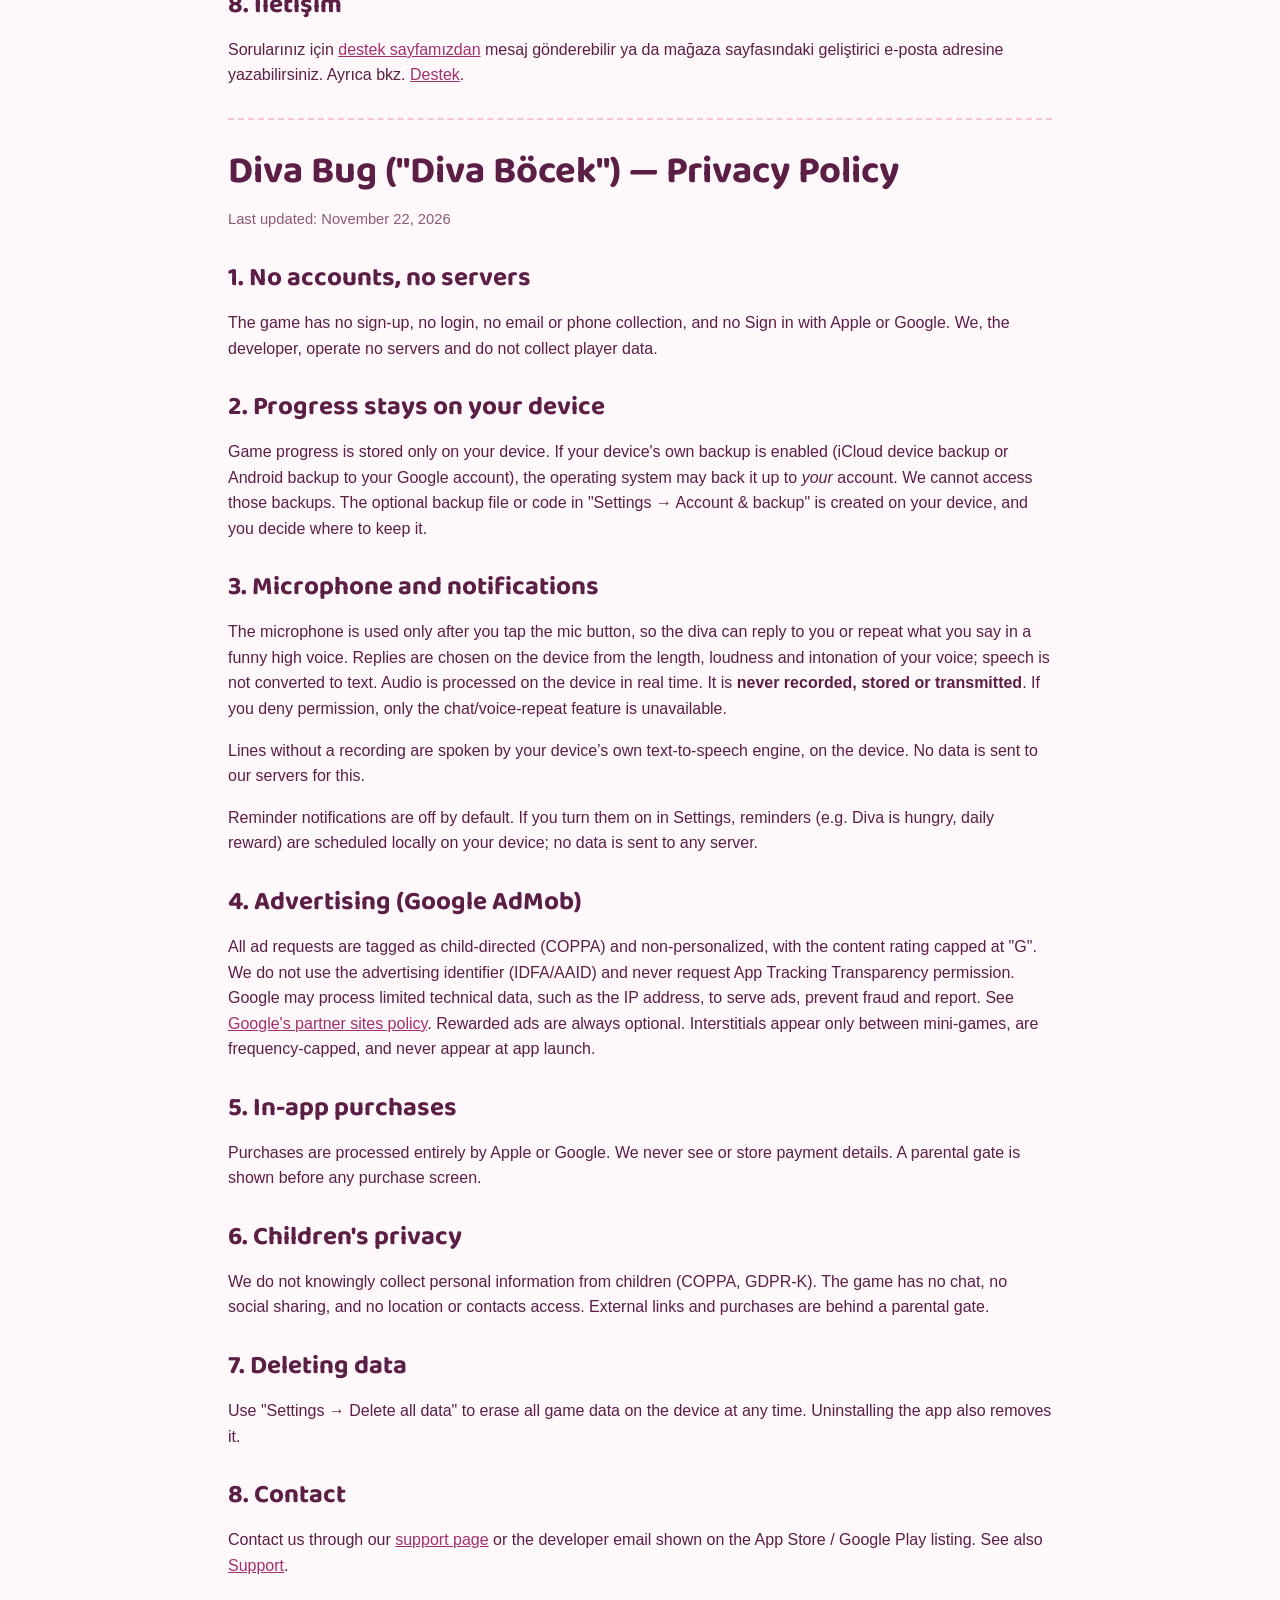
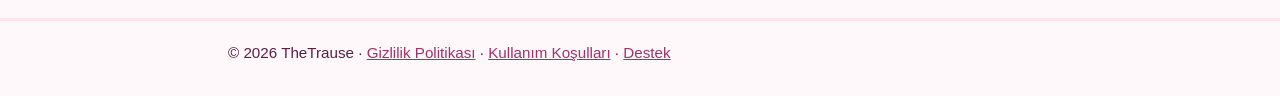
<file: diva/privacy.html>
<!doctype html>
<html lang="tr">
<head>
<meta charset="utf-8">
<meta name="viewport" content="width=device-width, initial-scale=1">
<title>Diva Böcek – Gizlilik Politikası / Privacy Policy</title>
<link rel="icon" href="img/icon.png">
<link rel="stylesheet" href="style.css">
</head>
<body>
<header class="top"><div class="wrap">
  <img src="img/icon.png" alt="" width="44" height="44">
  <a class="brand" href="./">Diva Böcek</a>
  <nav><a href="destek.html">Destek</a><a href="privacy.html">Gizlilik</a><a href="terms.html">Koşullar</a></nav>
</div></header>
<main class="wrap">


<h1>Diva Böcek — Gizlilik Politikası</h1>
<p class="muted">Son güncelleme: 22 Kasım 2026</p>

<p>Bu politika, "Diva Böcek: Konuşan Süperstar" mobil oyununu ("Oyun") kullanırken hangi bilgilerin işlendiğini açıklar. Oyun çocuklar dahil her yaştan oyuncuya uygundur ve bu düşünülerek tasarlanmıştır.</p>

<h2>1. Hesap ve sunucu yok</h2>
<p>Oyunda kayıt, giriş, e-posta, telefon numarası, Google veya Apple ile giriş <strong>yoktur</strong>. Geliştirici olarak hiçbir sunucu işletmiyoruz ve oyuncu verisi toplamıyoruz.</p>

<h2>2. Oyun ilerlemesi cihazınızda kalır</h2>
<p>Oyun ilerlemesi (altın, seviye, kıyafetler, ayarlar) yalnızca cihazınızda saklanır. Cihazınızın kendi yedekleme hizmeti (iCloud cihaz yedeği veya Google hesabınızın Android yedeği) açıksa, bu veriler işletim sistemi tarafından <em>sizin</em> hesabınıza yedeklenebilir. Bu yedeklere biz erişemeyiz. "Ayarlar → Hesap ve yedek" bölümündeki yedek dosyası veya yedek kodu da yalnızca cihazınızda oluşturulur. Nereye kaydedeceğinize siz karar verirsiniz.</p>

<h2>3. Mikrofon ve bildirimler</h2>
<p>Mikrofon yalnızca siz mikrofon butonuna bastığınızda, divanın size cevap vermesi veya söylediklerinizi ince bir sesle tekrar etmesi için kullanılır. Cevap; konuşmanın süresi, ses yüksekliği ve tonu cihaz üzerinde ölçülerek seçilir, konuşma metne çevrilmez. Ses cihaz üzerinde anlık olarak işlenir. <strong>Kaydedilmez, saklanmaz ve cihazdan dışarı gönderilmez.</strong> Mikrofon izni vermezseniz yalnızca sohbet/ses tekrarı çalışmaz, oyunun geri kalanı tamamen kullanılabilir.</p>
<p>Divanın kayıtlı olmayan cümleleri, cihazınızın kendi metin okuma (TTS) motoruyla cihaz üzerinde seslendirilir. Bu işlem için uygulama sunucumuza herhangi bir veri gönderilmez.</p>
<p>Hatırlatıcı bildirimler varsayılan olarak kapalıdır. Ayarlar'dan açarsanız, divanın acıkması ve günlük ödül gibi hatırlatmalar cihazınızda yerel olarak planlanır; sunucuya veri gönderilmez.</p>

<h2>4. Reklamlar (Google AdMob)</h2>
<p>Oyun ücretsizdir ve Google AdMob üzerinden reklam gösterir. Tüm reklam istekleri "çocuklara yönelik" (child-directed / COPPA) ve "kişiselleştirilmemiş" olarak işaretlenir, içerik derecelendirmesi "G" (genel izleyici) ile sınırlandırılır. Reklam kimliğini (IDFA/AAID) kullanmıyoruz ve uygulama izleme izni (App Tracking Transparency) istemiyoruz. Google, reklamı göstermek, sahtekarlığı önlemek ve raporlamak için IP adresi gibi sınırlı teknik verileri işleyebilir. Ayrıntılar: <a href="https://policies.google.com/technologies/partner-sites">Google ortak siteleri politikası</a>.</p>
<p>Ödüllü reklamlar her zaman isteğe bağlıdır. Geçiş reklamları yalnızca mini oyun aralarında, sınırlı sıklıkta gösterilir ve uygulama açılışında hiç gösterilmez.</p>

<h2>5. Uygulama içi satın almalar</h2>
<p>Satın almalar tamamen Apple App Store veya Google Play tarafından işlenir. Ödeme bilgilerinizi görmeyiz veya saklamayız. Satın alma ekranlarından önce bir ebeveyn kontrolü sorusu gösterilir.</p>

<h2>6. Çocukların gizliliği</h2>
<p>Çocuklardan bilerek kişisel bilgi toplamayız (COPPA, GDPR-K ve KVKK ilkeleri). Oyunda sohbet, sosyal paylaşım, konum veya kişi listesi erişimi yoktur. Dış bağlantılar ve satın almalar ebeveyn kontrolünün arkasındadır.</p>

<h2>7. Verilerin silinmesi</h2>
<p>"Ayarlar → Tüm verileri sil" seçeneğiyle cihazdaki tüm oyun verisini istediğiniz an silebilirsiniz. Uygulamayı kaldırmak da tüm verileri siler. Sunucumuzda size ait veri bulunmadığından silinecek başka bir şey yoktur.</p>

<h2>8. İletişim</h2>
<p>Sorularınız için <a href="https://github.com/TheTrause/TheTrause.github.io/issues/new?title=Diva%20B%C3%B6cek%3A%20">destek sayfamızdan</a> mesaj gönderebilir ya da mağaza sayfasındaki geliştirici e-posta adresine yazabilirsiniz. Ayrıca bkz. <a href="destek.html">Destek</a>.</p>

<hr>

<h1 lang="en">Diva Bug ("Diva Böcek") — Privacy Policy</h1>
<p class="muted">Last updated: November 22, 2026</p>

<h2>1. No accounts, no servers</h2>
<p>The game has no sign-up, no login, no email or phone collection, and no Sign in with Apple or Google. We, the developer, operate no servers and do not collect player data.</p>

<h2>2. Progress stays on your device</h2>
<p>Game progress is stored only on your device. If your device's own backup is enabled (iCloud device backup or Android backup to your Google account), the operating system may back it up to <em>your</em> account. We cannot access those backups. The optional backup file or code in "Settings → Account &amp; backup" is created on your device, and you decide where to keep it.</p>

<h2>3. Microphone and notifications</h2>
<p>The microphone is used only after you tap the mic button, so the diva can reply to you or repeat what you say in a funny high voice. Replies are chosen on the device from the length, loudness and intonation of your voice; speech is not converted to text. Audio is processed on the device in real time. It is <strong>never recorded, stored or transmitted</strong>. If you deny permission, only the chat/voice-repeat feature is unavailable.</p>
<p>Lines without a recording are spoken by your device’s own text-to-speech engine, on the device. No data is sent to our servers for this.</p>
<p>Reminder notifications are off by default. If you turn them on in Settings, reminders (e.g. Diva is hungry, daily reward) are scheduled locally on your device; no data is sent to any server.</p>

<h2>4. Advertising (Google AdMob)</h2>
<p>All ad requests are tagged as child-directed (COPPA) and non-personalized, with the content rating capped at "G". We do not use the advertising identifier (IDFA/AAID) and never request App Tracking Transparency permission. Google may process limited technical data, such as the IP address, to serve ads, prevent fraud and report. See <a href="https://policies.google.com/technologies/partner-sites">Google's partner sites policy</a>. Rewarded ads are always optional. Interstitials appear only between mini-games, are frequency-capped, and never appear at app launch.</p>

<h2>5. In-app purchases</h2>
<p>Purchases are processed entirely by Apple or Google. We never see or store payment details. A parental gate is shown before any purchase screen.</p>

<h2>6. Children's privacy</h2>
<p>We do not knowingly collect personal information from children (COPPA, GDPR-K). The game has no chat, no social sharing, and no location or contacts access. External links and purchases are behind a parental gate.</p>

<h2>7. Deleting data</h2>
<p>Use "Settings → Delete all data" to erase all game data on the device at any time. Uninstalling the app also removes it.</p>

<h2>8. Contact</h2>
<p>Contact us through our <a href="https://github.com/TheTrause/TheTrause.github.io/issues/new?title=Diva%20B%C3%B6cek%3A%20">support page</a> or the developer email shown on the App Store / Google Play listing. See also <a href="destek.html">Support</a>.</p>


</main>
<footer><div class="wrap">© 2026 TheTrause · <a href="privacy.html">Gizlilik Politikası</a> · <a href="terms.html">Kullanım Koşulları</a> · <a href="destek.html">Destek</a></div></footer>
</body>
</html>
</file>
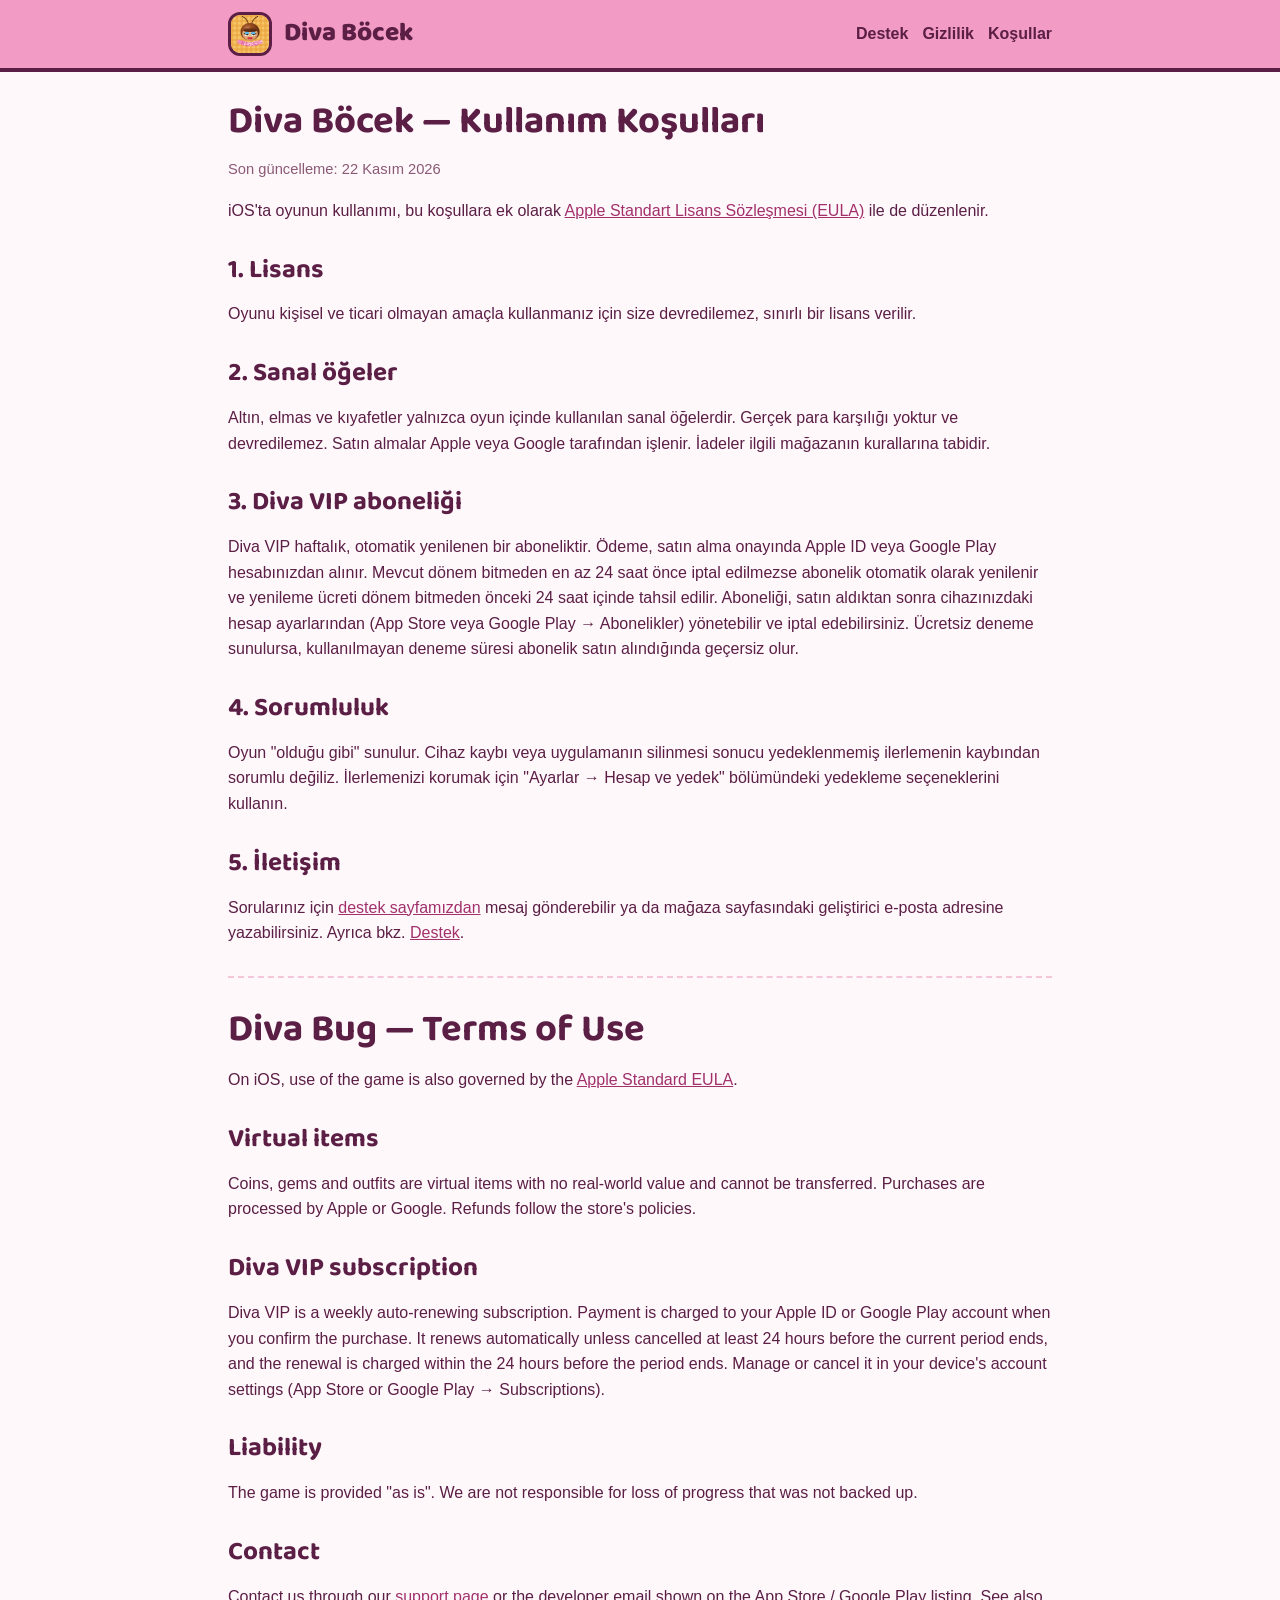
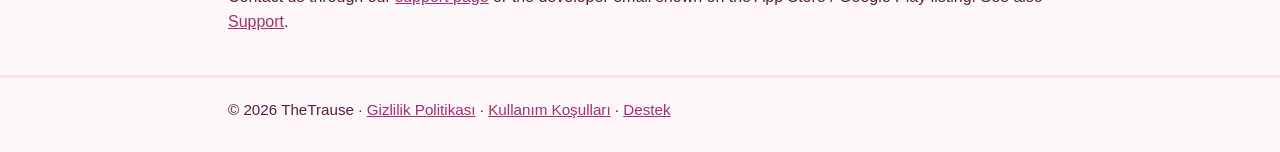
<file: diva/terms.html>
<!doctype html>
<html lang="tr">
<head>
<meta charset="utf-8">
<meta name="viewport" content="width=device-width, initial-scale=1">
<title>Diva Böcek – Kullanım Koşulları / Terms of Use</title>
<link rel="icon" href="img/icon.png">
<link rel="stylesheet" href="style.css">
</head>
<body>
<header class="top"><div class="wrap">
  <img src="img/icon.png" alt="" width="44" height="44">
  <a class="brand" href="./">Diva Böcek</a>
  <nav><a href="destek.html">Destek</a><a href="privacy.html">Gizlilik</a><a href="terms.html">Koşullar</a></nav>
</div></header>
<main class="wrap">

<h1>Diva Böcek — Kullanım Koşulları</h1>
<p class="muted">Son güncelleme: 22 Kasım 2026</p>

<p>iOS'ta oyunun kullanımı, bu koşullara ek olarak <a href="https://www.apple.com/legal/internet-services/itunes/dev/stdeula/">Apple Standart Lisans Sözleşmesi (EULA)</a> ile de düzenlenir.</p>

<h2>1. Lisans</h2>
<p>Oyunu kişisel ve ticari olmayan amaçla kullanmanız için size devredilemez, sınırlı bir lisans verilir.</p>

<h2>2. Sanal öğeler</h2>
<p>Altın, elmas ve kıyafetler yalnızca oyun içinde kullanılan sanal öğelerdir. Gerçek para karşılığı yoktur ve devredilemez. Satın almalar Apple veya Google tarafından işlenir. İadeler ilgili mağazanın kurallarına tabidir.</p>

<h2>3. Diva VIP aboneliği</h2>
<p>Diva VIP haftalık, otomatik yenilenen bir aboneliktir. Ödeme, satın alma onayında Apple ID veya Google Play hesabınızdan alınır. Mevcut dönem bitmeden en az 24 saat önce iptal edilmezse abonelik otomatik olarak yenilenir ve yenileme ücreti dönem bitmeden önceki 24 saat içinde tahsil edilir. Aboneliği, satın aldıktan sonra cihazınızdaki hesap ayarlarından (App Store veya Google Play → Abonelikler) yönetebilir ve iptal edebilirsiniz. Ücretsiz deneme sunulursa, kullanılmayan deneme süresi abonelik satın alındığında geçersiz olur.</p>

<h2>4. Sorumluluk</h2>
<p>Oyun "olduğu gibi" sunulur. Cihaz kaybı veya uygulamanın silinmesi sonucu yedeklenmemiş ilerlemenin kaybından sorumlu değiliz. İlerlemenizi korumak için "Ayarlar → Hesap ve yedek" bölümündeki yedekleme seçeneklerini kullanın.</p>

<h2>5. İletişim</h2>
<p>Sorularınız için <a href="https://github.com/TheTrause/TheTrause.github.io/issues/new?title=Diva%20B%C3%B6cek%3A%20">destek sayfamızdan</a> mesaj gönderebilir ya da mağaza sayfasındaki geliştirici e-posta adresine yazabilirsiniz. Ayrıca bkz. <a href="destek.html">Destek</a>.</p>

<hr>

<h1 lang="en">Diva Bug — Terms of Use</h1>
<p>On iOS, use of the game is also governed by the <a href="https://www.apple.com/legal/internet-services/itunes/dev/stdeula/">Apple Standard EULA</a>.</p>
<h2>Virtual items</h2>
<p>Coins, gems and outfits are virtual items with no real-world value and cannot be transferred. Purchases are processed by Apple or Google. Refunds follow the store's policies.</p>
<h2>Diva VIP subscription</h2>
<p>Diva VIP is a weekly auto-renewing subscription. Payment is charged to your Apple ID or Google Play account when you confirm the purchase. It renews automatically unless cancelled at least 24 hours before the current period ends, and the renewal is charged within the 24 hours before the period ends. Manage or cancel it in your device's account settings (App Store or Google Play → Subscriptions).</p>
<h2>Liability</h2>
<p>The game is provided "as is". We are not responsible for loss of progress that was not backed up.</p>
<h2>Contact</h2>
<p>Contact us through our <a href="https://github.com/TheTrause/TheTrause.github.io/issues/new?title=Diva%20B%C3%B6cek%3A%20">support page</a> or the developer email shown on the App Store / Google Play listing. See also <a href="destek.html">Support</a>.</p>

</main>
<footer><div class="wrap">© 2026 TheTrause · <a href="privacy.html">Gizlilik Politikası</a> · <a href="terms.html">Kullanım Koşulları</a> · <a href="destek.html">Destek</a></div></footer>
</body>
</html>
</file>
<file: bocuk/style.css>
@font-face { font-family: "Baloo 2"; src: url("img/Baloo2.ttf"); font-display: swap; }
:root { --ink: #3B2314; --simit: #F2B233; --cini: #17A2A0; --nar: #D7385E; --kagit: #FFFCF5; color-scheme: light; }
* { box-sizing: border-box; }
body { margin: 0; font-family: -apple-system, "Segoe UI", Roboto, sans-serif; color: var(--ink); background: var(--kagit); line-height: 1.55; font-size: 16px; }
a { color: #0E7472; }
.wrap { max-width: 860px; margin: 0 auto; padding: 0 18px; }
header.top { background: var(--simit); border-bottom: 4px solid var(--ink); }
header.top .wrap { display: flex; align-items: center; gap: 12px; padding: 12px 18px; }
header.top img { width: 44px; height: 44px; border-radius: 12px; border: 3px solid var(--ink); }
header.top a.brand { font-family: "Baloo 2", sans-serif; font-weight: 800; font-size: 26px; color: var(--ink); text-decoration: none; }
header.top nav { margin-left: auto; display: flex; gap: 14px; flex-wrap: wrap; font-weight: 700; }
header.top nav a { color: var(--ink); text-decoration: none; }
h1, h2, h3 { font-family: "Baloo 2", sans-serif; line-height: 1.15; }
h1 { font-size: 38px; margin: 28px 0 8px; }
h2 { font-size: 26px; margin: 32px 0 10px; }
h3 { font-size: 19px; margin: 18px 0 4px; }
.hero img { width: 100%; height: auto; border-radius: 22px; border: 4px solid var(--ink); display: block; margin-top: 22px; }
.lead { font-size: 19px; }
.badges { display: flex; gap: 12px; flex-wrap: wrap; margin: 18px 0; }
.badge { display: inline-block; background: var(--ink); color: #fff; text-decoration: none; padding: 10px 18px; border-radius: 14px; font-weight: 800; }
.badge.soon { opacity: .55; }
.shots { display: flex; gap: 12px; overflow-x: auto; padding: 6px 2px 14px; scroll-snap-type: x mandatory; }
.shots img { width: 180px; height: auto; border-radius: 16px; border: 3px solid var(--ink); scroll-snap-align: start; flex: none; }
ul.feat { padding-left: 20px; }
ul.feat li { margin-bottom: 6px; }
.card { background: #fff; border: 3px solid var(--ink); border-radius: 18px; padding: 14px 18px; margin: 12px 0; }
details { background: #fff; border: 3px solid var(--ink); border-radius: 16px; padding: 10px 16px; margin: 10px 0; }
details summary { font-weight: 800; cursor: pointer; }
details p { margin: 8px 0 2px; }
.btn { display: inline-block; background: var(--simit); color: var(--ink); border: 3px solid var(--ink); border-radius: 14px; padding: 10px 18px; font-weight: 800; text-decoration: none; }
footer { margin-top: 40px; border-top: 2px dashed #E4D6BF; padding: 18px 0 40px; font-size: 14px; color: #6B4226; }
footer a { color: #6B4226; }
@media (max-width: 520px) { h1 { font-size: 30px; } header.top nav { gap: 10px; font-size: 14px; } }
</file>
<file: diva/style.css>
@font-face { font-family: "Baloo 2"; src: url("img/Baloo2.ttf"); font-display: swap; }
:root { --ink: #5B1E45; --pink: #F29BC4; --blush: #FFE3EF; --berry: #B8457E; --paper: #FFF8FB; color-scheme: light; }
* { box-sizing: border-box; }
body { margin: 0; font-family: -apple-system, "Segoe UI", Roboto, sans-serif; color: var(--ink); background: var(--paper); line-height: 1.6; font-size: 16px; }
a { color: #A1306B; }
.wrap { max-width: 860px; margin: 0 auto; padding: 0 18px; }
header.top { background: var(--pink); border-bottom: 4px solid var(--ink); }
header.top .wrap { display: flex; align-items: center; gap: 12px; padding: 12px 18px; flex-wrap: wrap; }
header.top img { width: 44px; height: 44px; border-radius: 12px; border: 3px solid var(--ink); }
header.top a.brand { font-family: "Baloo 2", sans-serif; font-weight: 800; font-size: 26px; color: var(--ink); text-decoration: none; }
header.top nav { margin-left: auto; display: flex; gap: 14px; flex-wrap: wrap; font-weight: 700; }
header.top nav a { color: var(--ink); text-decoration: none; }
h1, h2, h3 { font-family: "Baloo 2", sans-serif; line-height: 1.15; }
h1 { font-size: 38px; margin: 28px 0 8px; }
h2 { font-size: 26px; margin: 32px 0 10px; }
h3 { font-size: 19px; margin: 18px 0 4px; }
.hero img { width: 100%; height: auto; border-radius: 22px; border: 4px solid var(--ink); display: block; margin-top: 22px; }
.lead { font-size: 19px; }
.card { background: #fff; border: 3px solid var(--ink); border-radius: 18px; padding: 16px 20px; margin: 16px 0; box-shadow: 0 5px 0 var(--berry); }
.btn { display: inline-block; background: var(--berry); color: #fff; font-weight: 800; padding: 10px 18px; border-radius: 14px; text-decoration: none; border: 3px solid var(--ink); }
.shots { display: grid; grid-template-columns: repeat(auto-fill, minmax(150px, 1fr)); gap: 12px; margin: 18px 0; }
.shots img { width: 100%; height: auto; border-radius: 16px; border: 3px solid var(--ink); display: block; }
details { background: #fff; border: 2px solid #F3C6DA; border-radius: 14px; padding: 10px 16px; margin: 10px 0; }
summary { font-weight: 700; cursor: pointer; }
.muted { color: #8A5A76; font-size: .92rem; }
hr { border: 0; border-top: 2px dashed #F3C6DA; margin: 30px 0; }
footer { margin-top: 40px; padding: 20px 0 30px; border-top: 3px solid var(--blush); font-size: .95rem; }
a:focus-visible, summary:focus-visible { outline: 3px solid var(--berry); outline-offset: 2px; }
</file>
